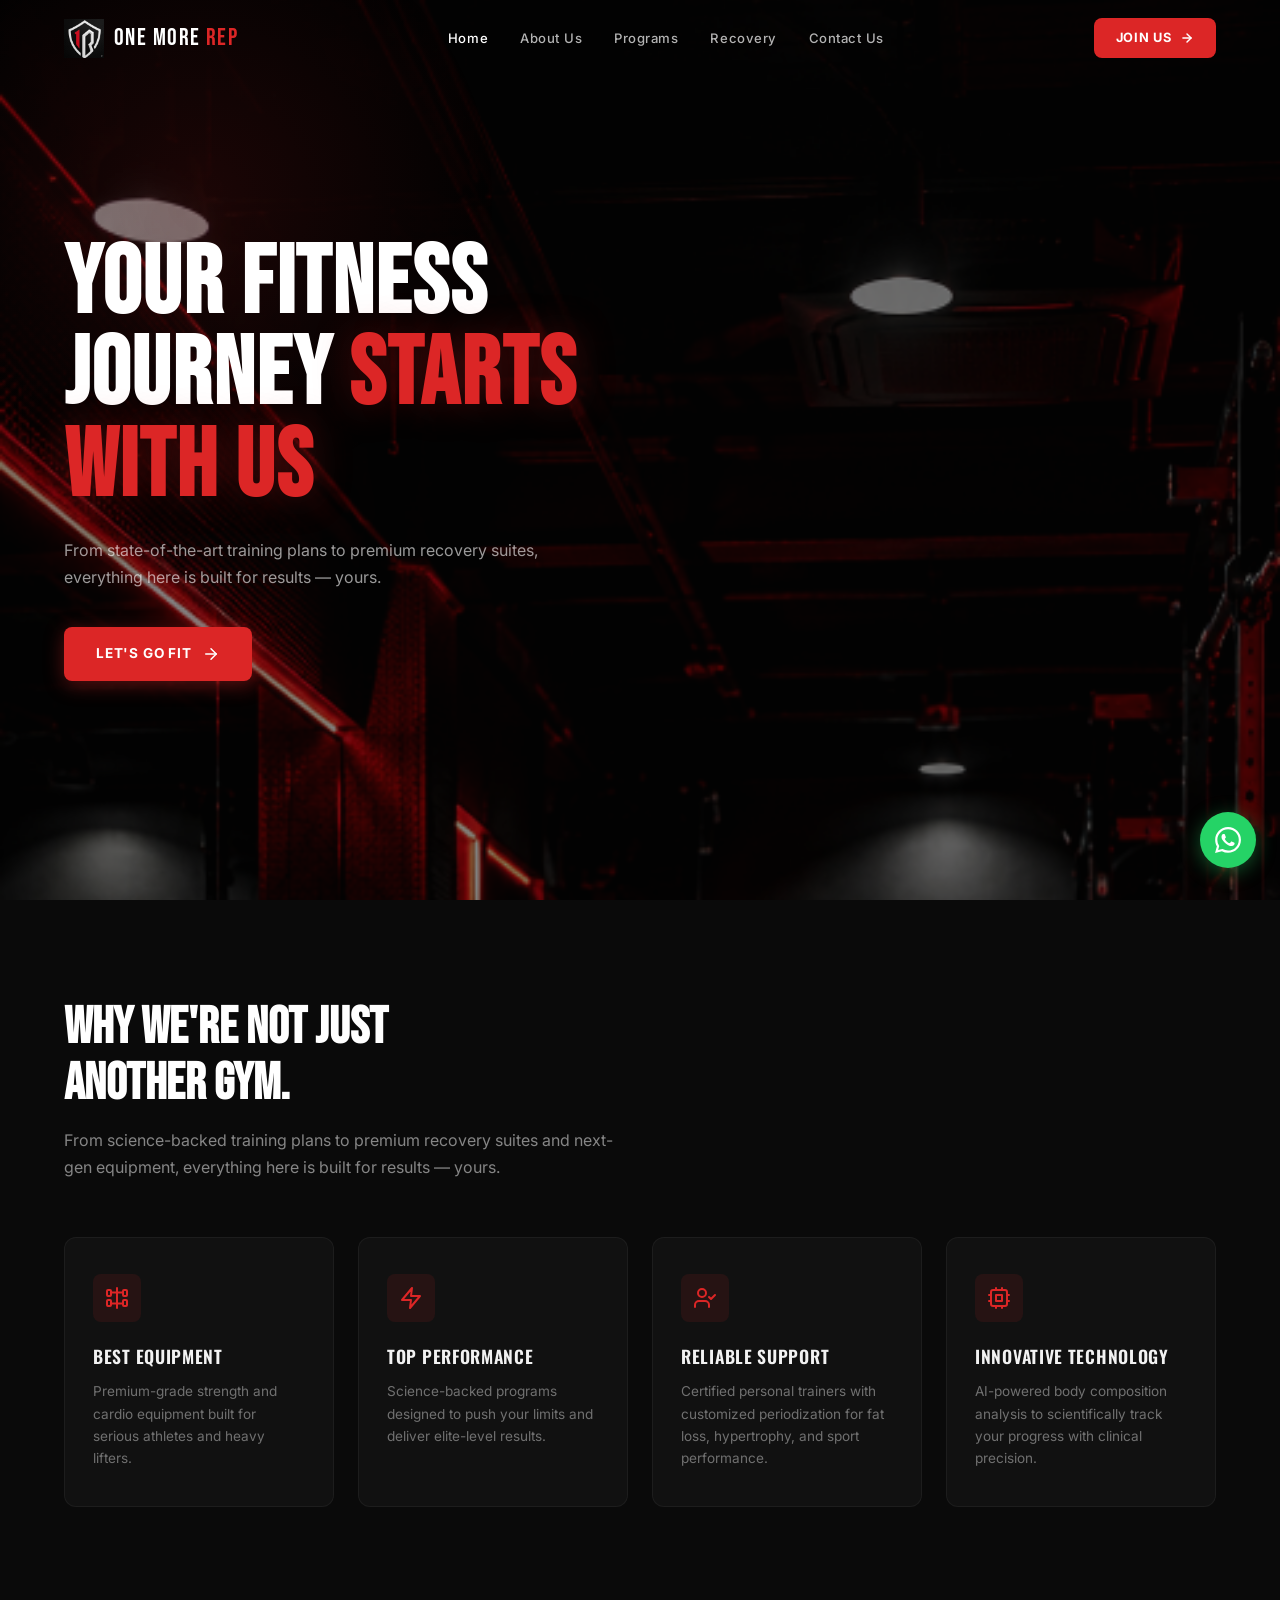
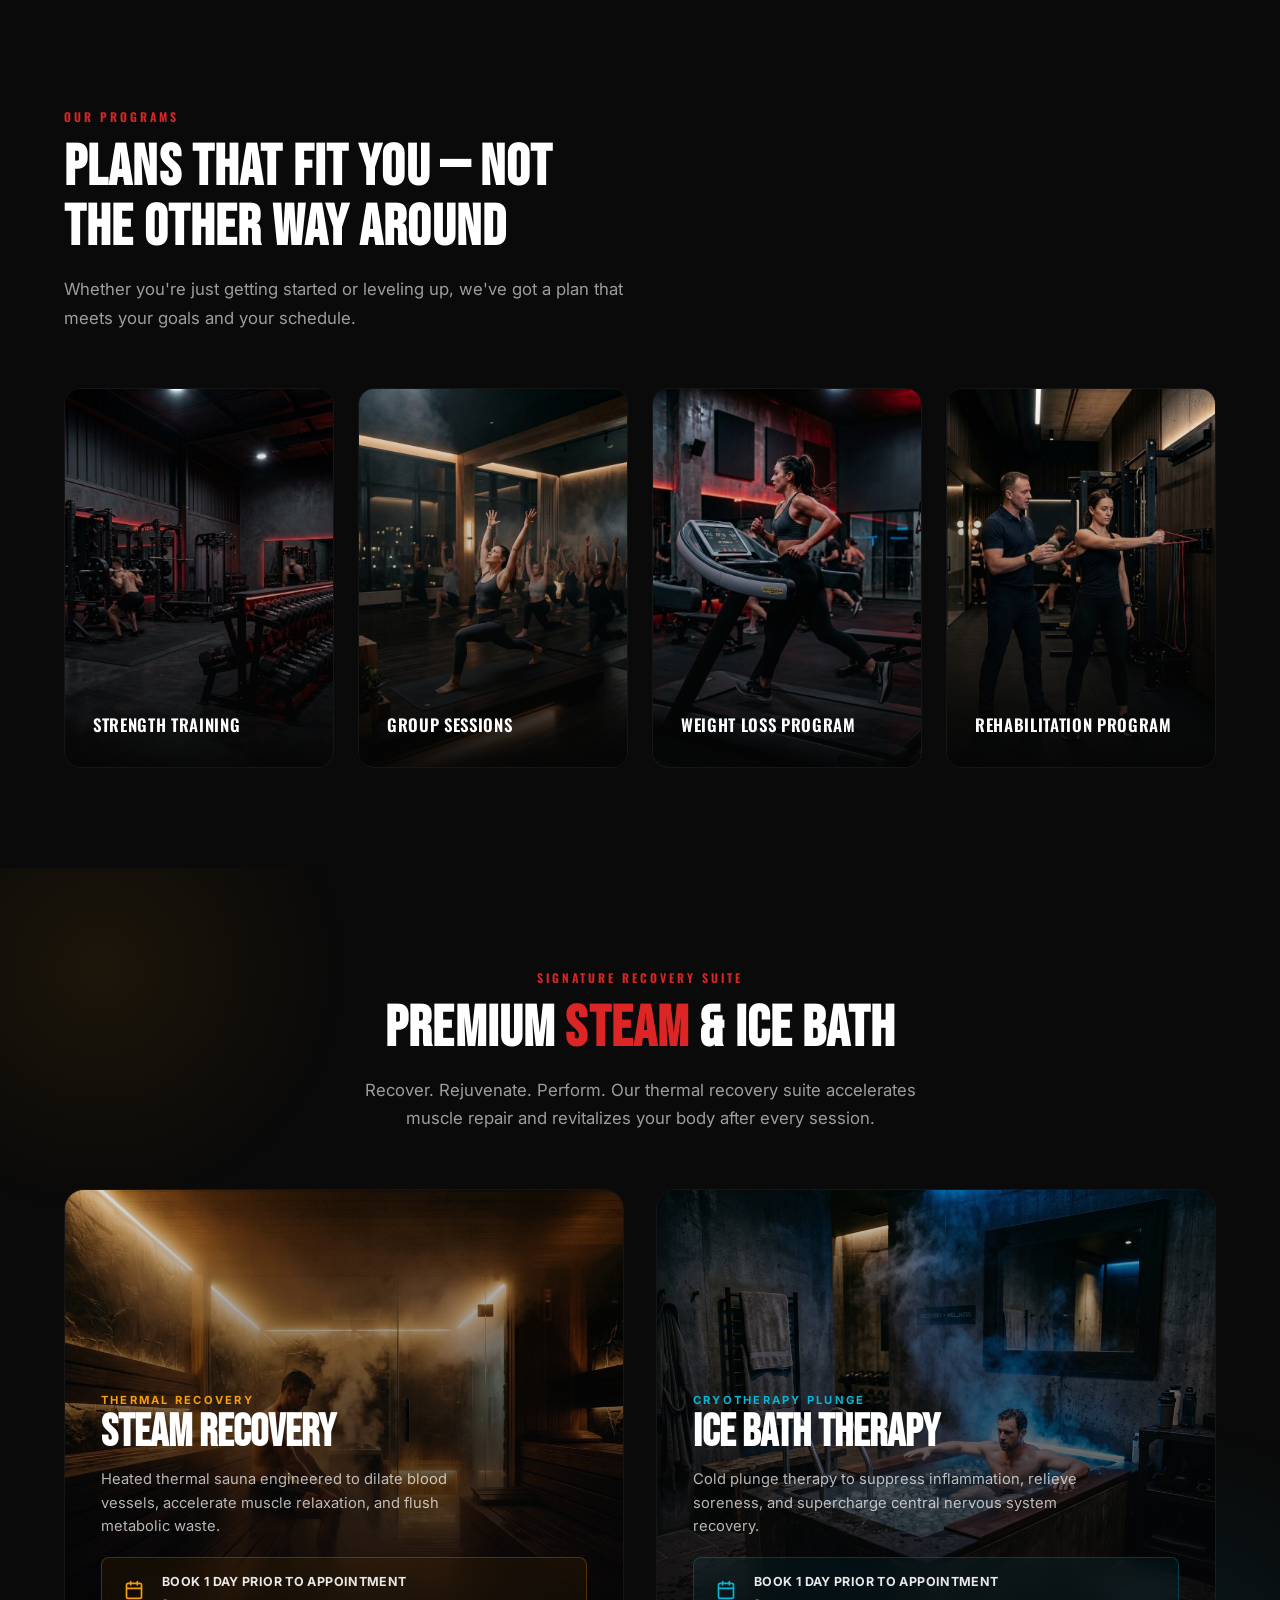
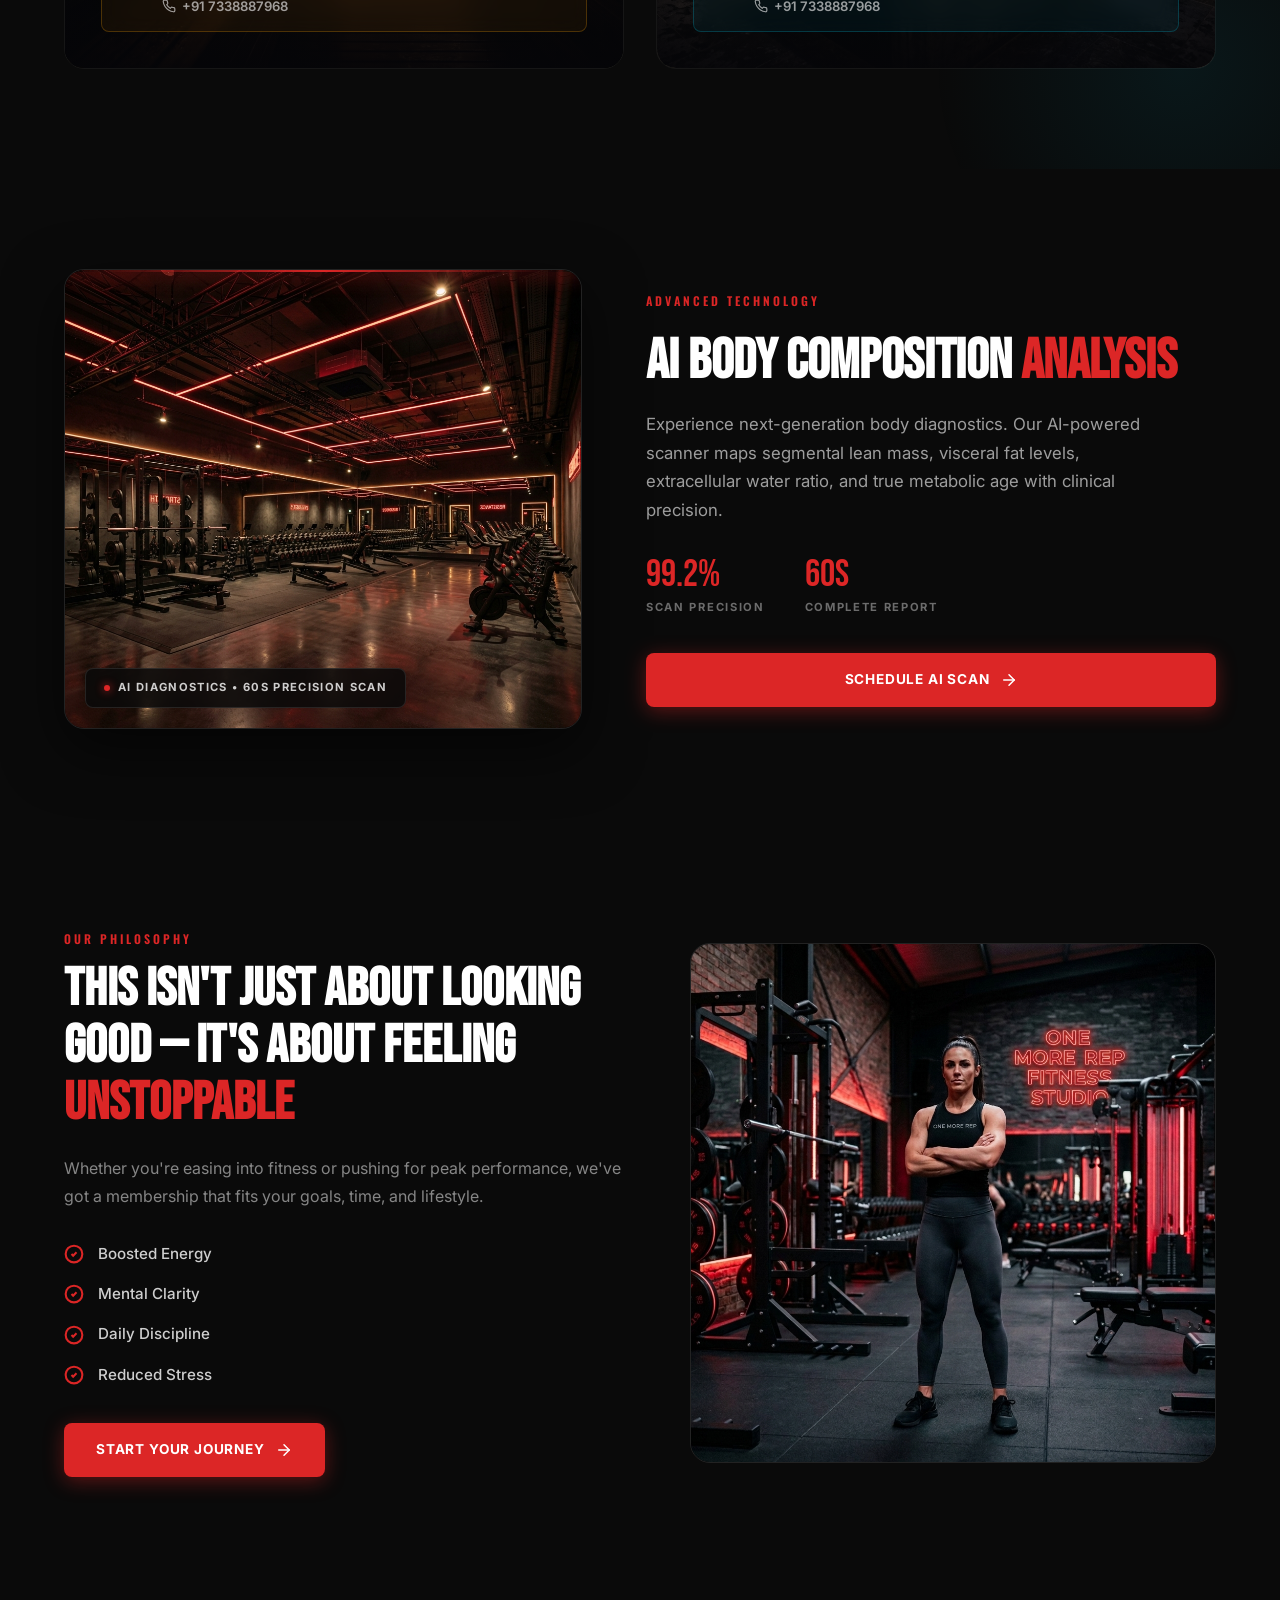
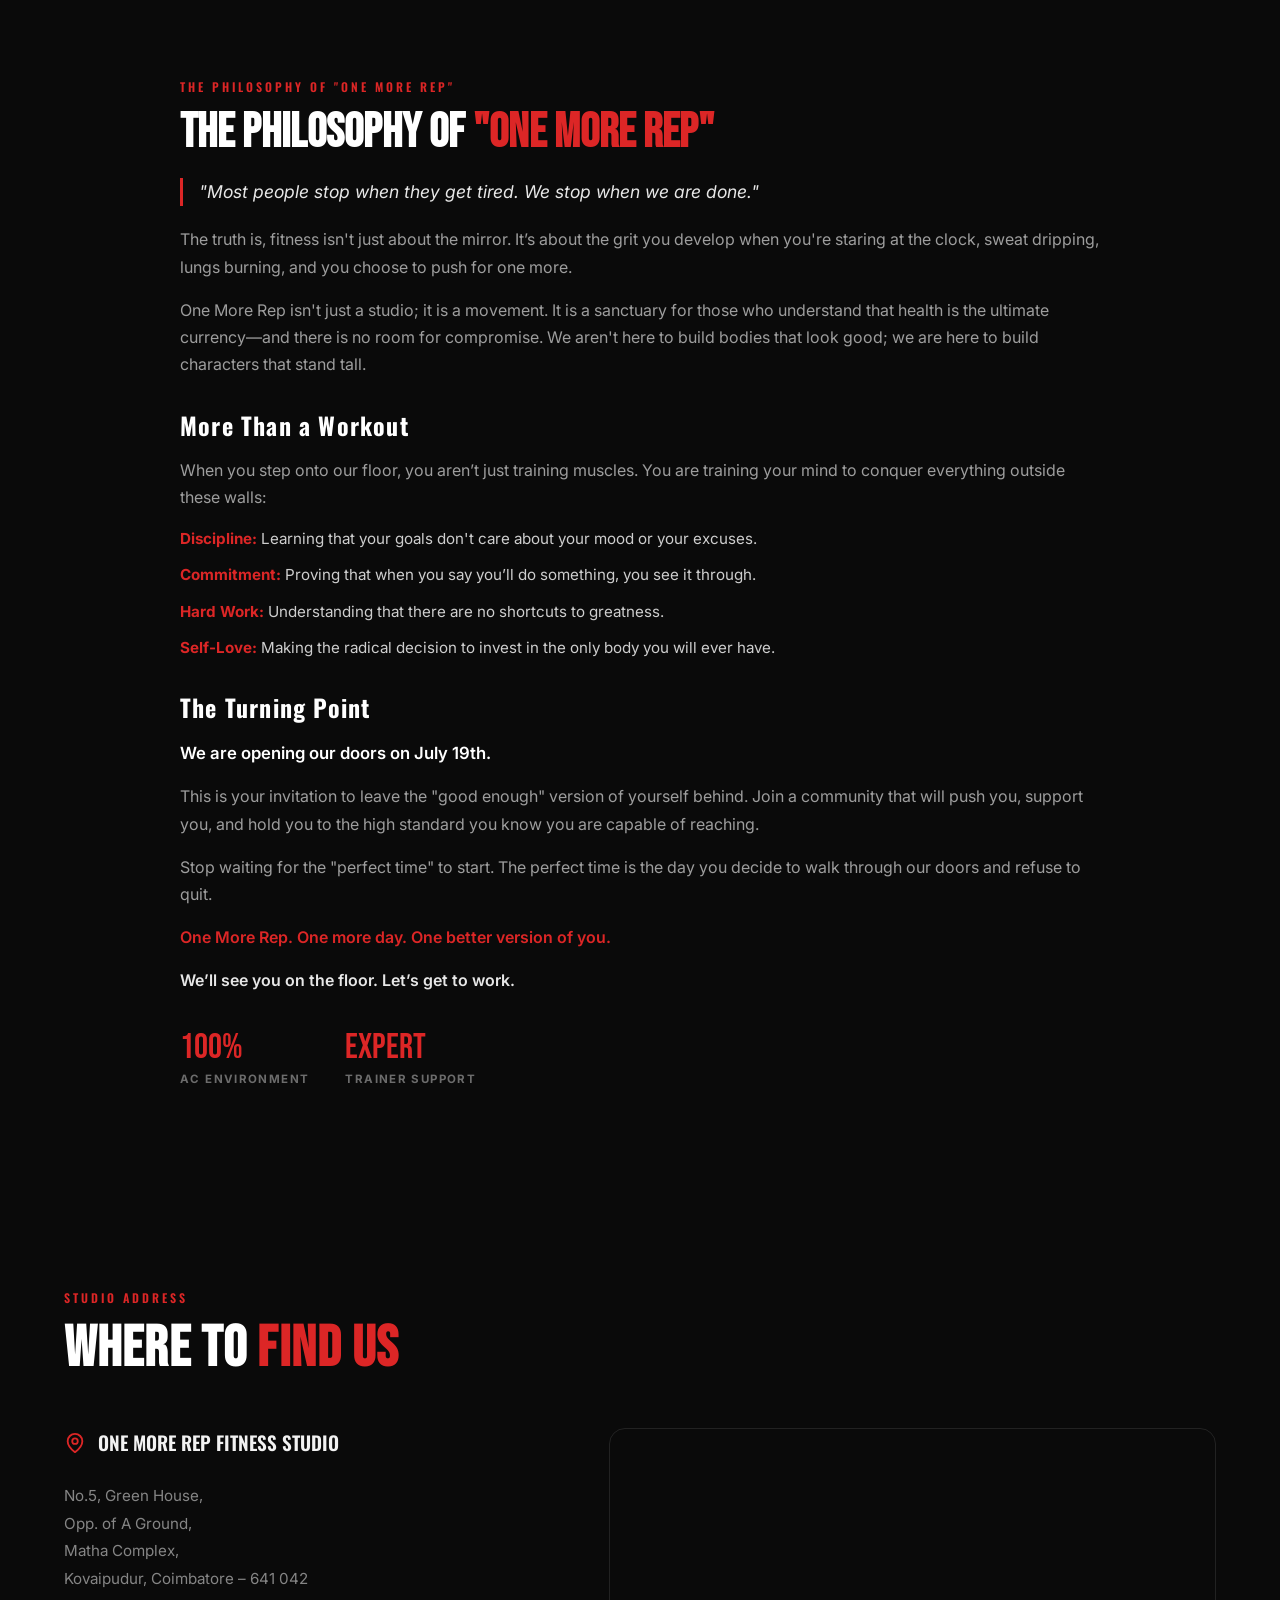
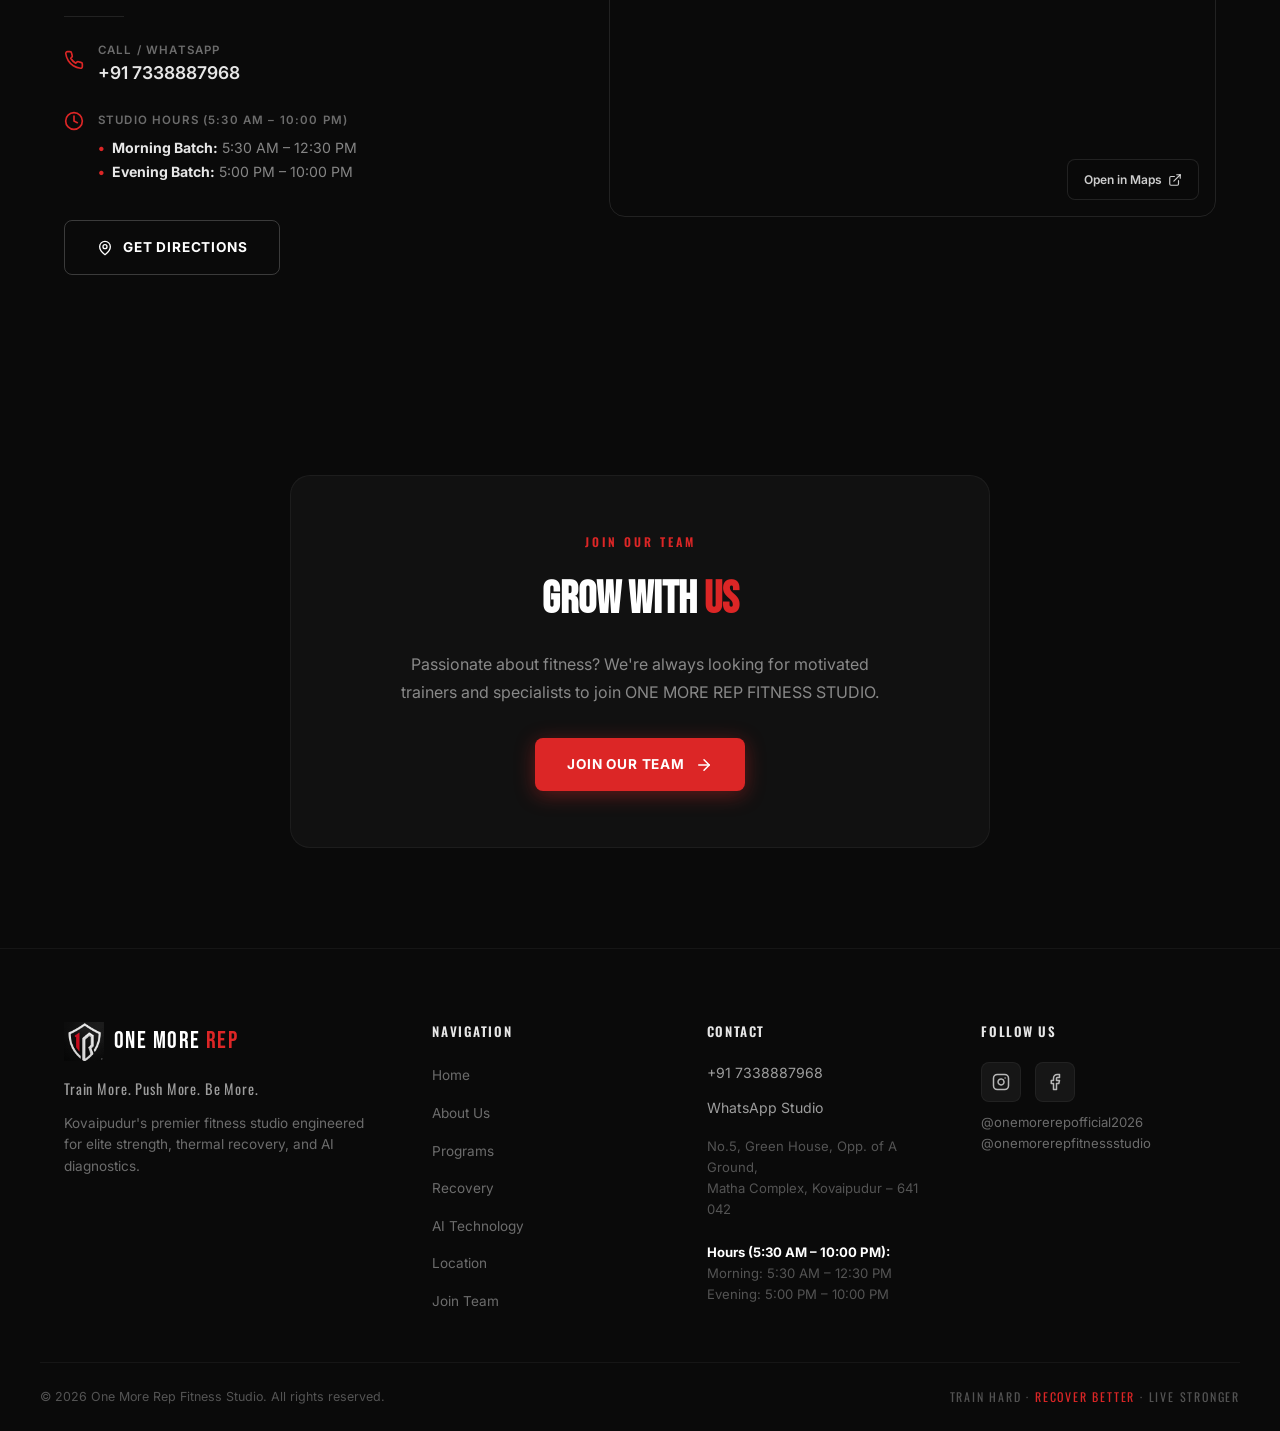
<file: index.html>
<!DOCTYPE html>
<html lang="en">
<head>
  <meta charset="UTF-8" />
  <meta name="viewport" content="width=device-width, initial-scale=1.0" />
  <title>One More Rep Fitness Studio | Premium Gym in Kovaipudur, Coimbatore</title>
  <meta name="description" content="Kovaipudur's premier fitness studio. Strength training, cardio, steam & ice bath recovery, AI diagnostics, and expert coaching. Pre-register today." />
  <meta name="author" content="One More Rep Fitness Studio" />
  <meta property="og:type" content="website" />
  <meta property="og:title" content="One More Rep Fitness Studio | Kovaipudur" />
  <meta property="og:description" content="Train More. Push More. Be More. Join Kovaipudur's most premium fitness studio." />

  <!-- Fonts -->
  <link rel="preconnect" href="https://fonts.googleapis.com" />
  <link rel="preconnect" href="https://fonts.gstatic.com" crossorigin />
  <link href="https://fonts.googleapis.com/css2?family=Bebas+Neue&family=Inter:wght@400;500;600;700;800&family=Oswald:wght@400;500;600;700&display=swap" rel="stylesheet" />

  <!-- Styles -->
  <link rel="stylesheet" href="styles.css" />

  <!-- Favicon -->
  <link rel="icon" type="image/png" href="assets/logo.png" />
</head>
<body>

  <!-- Global Fixed Background Image across entire website (Responsive: Desktop vs Mobile) -->
  <div class="site-fixed-bg" aria-hidden="true">
    <picture>
      <source media="(max-width: 767px)" srcset="assets/hero-mobile.png" />
      <img src="assets/hero-main.png" alt="" />
    </picture>
  </div>

  <!-- ═══════════════ NAVBAR ═══════════════ -->
  <header class="navbar" id="navbar">
    <div class="container navbar-inner">
      <a href="#top" class="logo">
        <img src="assets/logo.png" alt="One More Rep Logo" class="logo-img">
        <span class="logo-text">ONE MORE <span class="red">REP</span></span>
      </a>

      <nav class="nav-links" id="navLinks">
        <a href="#top">Home</a>
        <a href="#about">About Us</a>
        <a href="#programs">Programs</a>
        <a href="#recovery">Recovery</a>
        <a href="#location">Contact Us</a>
      </nav>

      <a href="https://docs.google.com/forms/d/e/1FAIpQLSf6W0aS1mhk2dgp-yCwJksjjo8yz7scC1BigZd6HT0GNSxysg/viewform?usp=publish-editor" target="_blank" rel="noopener" class="nav-cta" id="nav-preregister">
        Join Us
        <svg width="14" height="14" viewBox="0 0 24 24" fill="none" stroke="currentColor" stroke-width="2.5" stroke-linecap="round" stroke-linejoin="round"><path d="M5 12h14"/><path d="m12 5 7 7-7 7"/></svg>
      </a>

      <button class="hamburger" id="hamburger" aria-label="Toggle navigation">
        <span></span><span></span><span></span>
      </button>
    </div>
  </header>


  <!-- ═══════════════ 1. HERO ═══════════════ -->
  <section class="hero" id="top">
    <div class="hero__overlay"></div>
    <div class="hero__glow-clip">
      <div class="hero__glow"></div>
    </div>

    <div class="container hero__container">
      <div class="hero__content" data-animate="fade-up">


        <h1 class="hero__title">
          YOUR FITNESS<br/>
          JOURNEY <span class="text-red">STARTS<br/>WITH US</span>
        </h1>

        <p class="hero__desc">From state-of-the-art training plans to premium recovery suites, everything here is built for results — yours.</p>

        <div class="hero__actions">
          <a href="https://docs.google.com/forms/d/e/1FAIpQLSf6W0aS1mhk2dgp-yCwJksjjo8yz7scC1BigZd6HT0GNSxysg/viewform?usp=publish-editor" target="_blank" rel="noopener" class="btn btn--primary">
            LET'S GO FIT
            <svg width="18" height="18" viewBox="0 0 24 24" fill="none" stroke="currentColor" stroke-width="2" stroke-linecap="round" stroke-linejoin="round"><path d="M5 12h14"/><path d="m12 5 7 7-7 7"/></svg>
          </a>
        </div>
      </div>
    </div>
  </section>


  <!-- ═══════════════ 2. WHY WE'RE NOT JUST ANOTHER GYM ═══════════════ -->
  <section class="why-us" id="why-us">
    <div class="container">
      <div class="why-us__header" data-animate="fade-up">
        <h2 class="why-us__title">Why We're Not Just<br/>Another Gym.</h2>
        <p class="why-us__sub">From science-backed training plans to premium recovery suites and next-gen equipment, everything here is built for results — yours.</p>
      </div>

      <div class="why-us__grid" data-stagger>
        <!-- 1. Best Equipment -->
        <div class="why-card">
          <div class="why-card__icon">
            <svg viewBox="0 0 24 24"><path d="M6.5 6.5h11M6.5 17.5h11"/><rect x="2" y="4" width="4" height="6" rx="1"/><rect x="2" y="14" width="4" height="6" rx="1"/><rect x="18" y="4" width="4" height="6" rx="1"/><rect x="18" y="14" width="4" height="6" rx="1"/><path d="M12 2v20"/></svg>
          </div>
          <h3 class="why-card__title">Best Equipment</h3>
          <p class="why-card__desc">Premium-grade strength and cardio equipment built for serious athletes and heavy lifters.</p>
        </div>

        <!-- 2. Top Performance -->
        <div class="why-card">
          <div class="why-card__icon">
            <svg viewBox="0 0 24 24"><path d="M13 2L3 14h9l-1 8 10-12h-9l1-8z"/></svg>
          </div>
          <h3 class="why-card__title">Top Performance</h3>
          <p class="why-card__desc">Science-backed programs designed to push your limits and deliver elite-level results.</p>
        </div>

        <!-- 3. Reliable Support -->
        <div class="why-card">
          <div class="why-card__icon">
            <svg viewBox="0 0 24 24"><path d="M16 21v-2a4 4 0 0 0-4-4H6a4 4 0 0 0-4 4v2"/><circle cx="9" cy="7" r="4"/><path d="m16 11 2 2 4-4"/></svg>
          </div>
          <h3 class="why-card__title">Reliable Support</h3>
          <p class="why-card__desc">Certified personal trainers with customized periodization for fat loss, hypertrophy, and sport performance.</p>
        </div>

        <!-- 4. Innovative Technology -->
        <div class="why-card">
          <div class="why-card__icon">
            <svg viewBox="0 0 24 24"><rect x="4" y="4" width="16" height="16" rx="2"/><path d="M9 9h6v6H9z"/><path d="M15 2v2M9 2v2M15 20v2M9 20v2M2 15h2M2 9h2M20 15h2M20 9h2"/></svg>
          </div>
          <h3 class="why-card__title">Innovative Technology</h3>
          <p class="why-card__desc">AI-powered body composition analysis to scientifically track your progress with clinical precision.</p>
        </div>
      </div>
    </div>
  </section>


  <!-- ═══════════════ 3. PROGRAMS / FACILITIES ═══════════════ -->
  <section class="programs" id="programs">
    <div class="container">
      <div class="programs__header" data-animate="fade-up">
        <div class="section-label">OUR PROGRAMS</div>
        <h2 class="section-title">Plans That Fit You — Not<br/>the Other Way Around</h2>
        <p class="section-sub">Whether you're just getting started or leveling up, we've got a plan that meets your goals and your schedule.</p>
      </div>

      <div class="programs__grid" data-stagger>
        <!-- Strength Training -->
        <div class="program-card">
          <div class="program-card__img">
            <img src="assets/strength-training.png" alt="Strength Training" />
          </div>
          <div class="program-card__overlay"></div>
          <div class="program-card__content">
            <h3 class="program-card__name">Strength Training</h3>
          </div>
        </div>

        <!-- Yoga / Group Classes -->
        <div class="program-card">
          <div class="program-card__img">
            <img src="assets/yoga-classes.png" alt="Group Sessions" />
          </div>
          <div class="program-card__overlay"></div>
          <div class="program-card__content">
            <h3 class="program-card__name">Group Sessions</h3>
          </div>
        </div>

        <!-- Weight Loss -->
        <div class="program-card">
          <div class="program-card__img">
            <img src="assets/weight-loss.png" alt="Weight Loss Program" />
          </div>
          <div class="program-card__overlay"></div>
          <div class="program-card__content">
            <h3 class="program-card__name">Weight Loss Program</h3>
          </div>
        </div>

        <!-- Rehabilitation -->
        <div class="program-card">
          <div class="program-card__img">
            <img src="assets/rehab-program.png" alt="Rehabilitation Program" />
          </div>
          <div class="program-card__overlay"></div>
          <div class="program-card__content">
            <h3 class="program-card__name">Rehabilitation Program</h3>
          </div>
        </div>
      </div>
    </div>
  </section>


  <!-- ═══════════════ 4. PREMIUM RECOVERY SUITE ═══════════════ -->
  <section class="recovery" id="recovery">
    <div class="recovery__glow recovery__glow--1"></div>
    <div class="recovery__glow recovery__glow--2"></div>

    <div class="container recovery__inner">
      <div class="recovery__header" data-animate="fade-up">
        <div class="section-label">SIGNATURE RECOVERY SUITE</div>
        <h2 class="section-title">Premium <span class="hl">Steam</span> & Ice Bath</h2>
        <p class="section-sub text-center" style="margin: 0 auto;">Recover. Rejuvenate. Perform. Our thermal recovery suite accelerates muscle repair and revitalizes your body after every session.</p>
      </div>

      <div class="recovery__grid" data-stagger>
        <!-- Steam -->
        <div class="recovery-card recovery-card--steam">
          <div class="recovery-card__img">
            <img src="assets/steam-room.png" alt="Steam Recovery Suite" />
          </div>
          <div class="recovery-card__overlay"></div>
          <div class="recovery-card__content">
            <span class="recovery-card__tag">THERMAL RECOVERY</span>
            <h3 class="recovery-card__name">Steam Recovery</h3>
            <p class="recovery-card__desc">Heated thermal sauna engineered to dilate blood vessels, accelerate muscle relaxation, and flush metabolic waste.</p>
            <div class="recovery-card__booking">
              <div class="recovery-card__booking-icon">
                <svg viewBox="0 0 24 24" fill="none" stroke="currentColor" stroke-width="2" stroke-linecap="round" stroke-linejoin="round"><rect x="3" y="4" width="18" height="18" rx="2" ry="2"/><line x1="16" y1="2" x2="16" y2="6"/><line x1="8" y1="2" x2="8" y2="6"/><line x1="3" y1="10" x2="21" y2="10"/></svg>
              </div>
              <div class="recovery-card__booking-info">
                <span class="recovery-card__booking-label">Book 1 Day Prior to Appointment</span>
                <a href="tel:+917338887968" class="recovery-card__booking-phone">
                  <svg viewBox="0 0 24 24" fill="none" stroke="currentColor" stroke-width="2" stroke-linecap="round" stroke-linejoin="round" width="14" height="14"><path d="M22 16.92v3a2 2 0 0 1-2.18 2 19.79 19.79 0 0 1-8.63-3.07 19.5 19.5 0 0 1-6-6 19.79 19.79 0 0 1-3.07-8.67A2 2 0 0 1 4.11 2h3a2 2 0 0 1 2 1.72c.127.96.361 1.903.7 2.81a2 2 0 0 1-.45 2.11L8.09 9.91a16 16 0 0 0 6 6l1.27-1.27a2 2 0 0 1 2.11-.45c.907.339 1.85.573 2.81.7A2 2 0 0 1 22 16.92z"/></svg>
                  +91 7338887968
                </a>
              </div>
            </div>
          </div>
        </div>

        <!-- Ice Bath -->
        <div class="recovery-card recovery-card--ice">
          <div class="recovery-card__img">
            <img src="assets/ice-bath.png" alt="Ice Bath Therapy" />
          </div>
          <div class="recovery-card__overlay"></div>
          <div class="recovery-card__content">
            <span class="recovery-card__tag">CRYOTHERAPY PLUNGE</span>
            <h3 class="recovery-card__name">Ice Bath Therapy</h3>
            <p class="recovery-card__desc">Cold plunge therapy to suppress inflammation, relieve soreness, and supercharge central nervous system recovery.</p>
            <div class="recovery-card__booking">
              <div class="recovery-card__booking-icon">
                <svg viewBox="0 0 24 24" fill="none" stroke="currentColor" stroke-width="2" stroke-linecap="round" stroke-linejoin="round"><rect x="3" y="4" width="18" height="18" rx="2" ry="2"/><line x1="16" y1="2" x2="16" y2="6"/><line x1="8" y1="2" x2="8" y2="6"/><line x1="3" y1="10" x2="21" y2="10"/></svg>
              </div>
              <div class="recovery-card__booking-info">
                <span class="recovery-card__booking-label">Book 1 Day Prior to Appointment</span>
                <a href="tel:+917338887968" class="recovery-card__booking-phone">
                  <svg viewBox="0 0 24 24" fill="none" stroke="currentColor" stroke-width="2" stroke-linecap="round" stroke-linejoin="round" width="14" height="14"><path d="M22 16.92v3a2 2 0 0 1-2.18 2 19.79 19.79 0 0 1-8.63-3.07 19.5 19.5 0 0 1-6-6 19.79 19.79 0 0 1-3.07-8.67A2 2 0 0 1 4.11 2h3a2 2 0 0 1 2 1.72c.127.96.361 1.903.7 2.81a2 2 0 0 1-.45 2.11L8.09 9.91a16 16 0 0 0 6 6l1.27-1.27a2 2 0 0 1 2.11-.45c.907.339 1.85.573 2.81.7A2 2 0 0 1 22 16.92z"/></svg>
                  +91 7338887968
                </a>
              </div>
            </div>
          </div>
        </div>
      </div>
    </div>
  </section>


  <!-- ═══════════════ 5. AI BODY COMPOSITION ═══════════════ -->
  <section class="ai-section" id="ai-technology">
    <div class="container">
      <div class="ai-section__grid" data-animate="fade-up">
        <!-- Visual -->
        <div class="ai-section__visual">
          <img src="assets/hero-bg.png" alt="AI Body Composition Scanner" />
          <div class="ai-section__scanner"></div>
          <div class="ai-section__badge">
            <span class="ai-badge-dot"></span>
            AI DIAGNOSTICS &bull; 60S PRECISION SCAN
          </div>
        </div>

        <!-- Content -->
        <div class="ai-section__content">
          <div class="section-label">ADVANCED TECHNOLOGY</div>
          <h2 class="ai-section__title">AI Body Composition <span class="hl">Analysis</span></h2>
          <p class="ai-section__desc">Experience next-generation body diagnostics. Our AI-powered scanner maps segmental lean mass, visceral fat levels, extracellular water ratio, and true metabolic age with clinical precision.</p>

          <div class="ai-section__metrics">
            <div class="ai-metric">
              <span class="ai-metric__num">99.2%</span>
              <span class="ai-metric__label">Scan Precision</span>
            </div>
            <div class="ai-metric">
              <span class="ai-metric__num">60s</span>
              <span class="ai-metric__label">Complete Report</span>
            </div>
          </div>

          <a href="https://docs.google.com/forms/d/e/1FAIpQLSf6W0aS1mhk2dgp-yCwJksjjo8yz7scC1BigZd6HT0GNSxysg/viewform?usp=publish-editor" target="_blank" rel="noopener" class="btn btn--primary">
            Schedule AI Scan
            <svg width="18" height="18" viewBox="0 0 24 24" fill="none" stroke="currentColor" stroke-width="2" stroke-linecap="round" stroke-linejoin="round"><path d="M5 12h14"/><path d="m12 5 7 7-7 7"/></svg>
          </a>
        </div>
      </div>
    </div>
  </section>


  <!-- ═══════════════ 6. MOTIVATIONAL SECTION ═══════════════ -->
  <section class="motivation" id="motivation">
    <div class="container">
      <div class="motivation__grid">
        <!-- Content Side -->
        <div class="motivation__content" data-animate="fade-up">
          <div class="section-label">OUR PHILOSOPHY</div>
          <h2 class="motivation__title">This Isn't Just About Looking Good — It's About Feeling <span class="text-red">Unstoppable</span></h2>
          <p class="motivation__desc">Whether you're easing into fitness or pushing for peak performance, we've got a membership that fits your goals, time, and lifestyle.</p>

          <div class="motivation__list">
            <div class="motivation__item">
              <div class="motivation__item-icon">
                <svg viewBox="0 0 24 24"><path d="m9 12 2 2 4-4"/><circle cx="12" cy="12" r="10"/></svg>
              </div>
              Boosted Energy
            </div>
            <div class="motivation__item">
              <div class="motivation__item-icon">
                <svg viewBox="0 0 24 24"><path d="m9 12 2 2 4-4"/><circle cx="12" cy="12" r="10"/></svg>
              </div>
              Mental Clarity
            </div>
            <div class="motivation__item">
              <div class="motivation__item-icon">
                <svg viewBox="0 0 24 24"><path d="m9 12 2 2 4-4"/><circle cx="12" cy="12" r="10"/></svg>
              </div>
              Daily Discipline
            </div>
            <div class="motivation__item">
              <div class="motivation__item-icon">
                <svg viewBox="0 0 24 24"><path d="m9 12 2 2 4-4"/><circle cx="12" cy="12" r="10"/></svg>
              </div>
              Reduced Stress
            </div>
          </div>

          <a href="https://docs.google.com/forms/d/e/1FAIpQLSf6W0aS1mhk2dgp-yCwJksjjo8yz7scC1BigZd6HT0GNSxysg/viewform?usp=publish-editor" target="_blank" rel="noopener" class="btn btn--primary">
            Start Your Journey
            <svg width="18" height="18" viewBox="0 0 24 24" fill="none" stroke="currentColor" stroke-width="2" stroke-linecap="round" stroke-linejoin="round"><path d="M5 12h14"/><path d="m12 5 7 7-7 7"/></svg>
          </a>
        </div>

        <!-- Image Side -->
        <div class="motivation__visual" data-animate="fade-up">
          <img src="assets/about-section.png" alt="Confident Athlete at ONE MORE REP" />
        </div>
      </div>
    </div>
  </section>


  <!-- ═══════════════ 7. ABOUT ═══════════════ -->
  <section class="about" id="about">
    <div class="container">
      <div class="about__grid">
        <div class="about__content" data-animate="fade-up">
          <div class="section-label">THE PHILOSOPHY OF "ONE MORE REP"</div>
          <h2 class="about__title">The Philosophy of <span class="hl">"One More Rep"</span></h2>
          <blockquote class="about__quote" style="border-left: 3px solid var(--red); padding-left: 16px; margin: 16px 0 20px; font-style: italic; color: var(--white-90); font-size: 1.1rem;">
            "Most people stop when they get tired. We stop when we are done."
          </blockquote>
          <p class="about__desc">The truth is, fitness isn't just about the mirror. It’s about the grit you develop when you're staring at the clock, sweat dripping, lungs burning, and you choose to push for one more.</p>
          <p class="about__desc">One More Rep isn't just a studio; it is a movement. It is a sanctuary for those who understand that health is the ultimate currency—and there is no room for compromise. We aren't here to build bodies that look good; we are here to build characters that stand tall.</p>

          <h3 style="font-family: var(--font-accent); font-size: 1.5rem; color: var(--white); margin: 28px 0 12px; letter-spacing: 0.05em;">More Than a Workout</h3>
          <p class="about__desc">When you step onto our floor, you aren’t just training muscles. You are training your mind to conquer everything outside these walls:</p>
          <ul class="about__list" style="list-style: none; padding: 0; margin: 16px 0 24px; display: flex; flex-direction: column; gap: 12px; color: var(--white-80); font-size: 0.95rem; line-height: 1.6;">
            <li><strong style="color: var(--red);">Discipline:</strong> Learning that your goals don't care about your mood or your excuses.</li>
            <li><strong style="color: var(--red);">Commitment:</strong> Proving that when you say you’ll do something, you see it through.</li>
            <li><strong style="color: var(--red);">Hard Work:</strong> Understanding that there are no shortcuts to greatness.</li>
            <li><strong style="color: var(--red);">Self-Love:</strong> Making the radical decision to invest in the only body you will ever have.</li>
          </ul>

          <h3 style="font-family: var(--font-accent); font-size: 1.5rem; color: var(--white); margin: 28px 0 12px; letter-spacing: 0.05em;">The Turning Point</h3>
          <p class="about__desc" style="font-weight: 600; color: var(--white); font-size: 1.05rem;">We are opening our doors on July 19th.</p>
          <p class="about__desc">This is your invitation to leave the "good enough" version of yourself behind. Join a community that will push you, support you, and hold you to the high standard you know you are capable of reaching.</p>
          <p class="about__desc">Stop waiting for the "perfect time" to start. The perfect time is the day you decide to walk through our doors and refuse to quit.</p>
          <p class="about__desc" style="font-weight: 600; color: var(--red); margin-top: 16px;">One More Rep. One more day. One better version of you.</p>
          <p class="about__desc" style="font-weight: 600; color: var(--white-90);">We’ll see you on the floor. Let’s get to work.</p>

          <div class="about__highlights" style="margin-top: 36px;">
            <div class="about__stat">
              <span class="about__stat-num">100%</span>
              <span class="about__stat-label">AC Environment</span>
            </div>
            <div class="about__stat">
              <span class="about__stat-num">EXPERT</span>
              <span class="about__stat-label">Trainer Support</span>
            </div>
          </div>
        </div>
      </div>
    </div>
  </section>


  <!-- ═══════════════ 8. LOCATION ═══════════════ -->
  <section class="location" id="location">
    <div class="container">
      <div class="location__header" data-animate="fade-up">
        <div class="section-label">STUDIO ADDRESS</div>
        <h2 class="section-title">Where To <span class="hl">Find Us</span></h2>
      </div>

      <div class="location__grid">
        <div class="location__info" data-animate="fade-up">
          <div class="location__name">
            <svg viewBox="0 0 24 24" stroke-linecap="round" stroke-linejoin="round"><path d="M20 10c0 6-8 12-8 12s-8-6-8-12a8 8 0 0 1 16 0Z"/><circle cx="12" cy="10" r="3"/></svg>
            ONE MORE REP FITNESS STUDIO
          </div>

          <div class="location__address">
            No.5, Green House,<br/>
            Opp. of A Ground,<br/>
            Matha Complex,<br/>
            Kovaipudur, Coimbatore – 641 042
          </div>

          <div class="location__divider"></div>

          <div class="location__contact">
            <div class="location__contact-icon">
              <svg viewBox="0 0 24 24" stroke-linecap="round" stroke-linejoin="round"><path d="M22 16.92v3a2 2 0 0 1-2.18 2 19.79 19.79 0 0 1-8.63-3.07 19.5 19.5 0 0 1-6-6 19.79 19.79 0 0 1-3.07-8.67A2 2 0 0 1 4.11 2h3a2 2 0 0 1 2 1.72c.127.96.361 1.903.7 2.81a2 2 0 0 1-.45 2.11L8.09 9.91a16 16 0 0 0 6 6l1.27-1.27a2 2 0 0 1 2.11-.45c.907.339 1.85.573 2.81.7A2 2 0 0 1 22 16.92z"/></svg>
            </div>
            <div>
              <div class="location__contact-label">Call / WhatsApp</div>
              <a href="tel:+917338887968" class="location__contact-value">+91 7338887968</a>
            </div>
          </div>

          <div class="location__hours">
            <div class="location__contact-icon">
              <svg viewBox="0 0 24 24" fill="none" stroke="currentColor" stroke-width="2" stroke-linecap="round" stroke-linejoin="round"><circle cx="12" cy="12" r="10"/><polyline points="12 6 12 12 16 14"/></svg>
            </div>
            <div>
              <div class="location__contact-label">Studio Hours (5:30 AM – 10:00 PM)</div>
              <ul class="location__batch-list">
                <li><strong>Morning Batch:</strong> 5:30 AM – 12:30 PM</li>
                <li><strong>Evening Batch:</strong> 5:00 PM – 10:00 PM</li>
              </ul>
            </div>
          </div>

          <a href="https://www.google.com/maps?cid=3095383306853649920&hl=en-US" target="_blank" rel="noopener" class="btn btn--outline" id="location-directions" style="margin-top: 12px; width: fit-content;">
            <svg width="16" height="16" viewBox="0 0 24 24" fill="none" stroke="currentColor" stroke-width="2" stroke-linecap="round" stroke-linejoin="round"><path d="M20 10c0 6-8 12-8 12s-8-6-8-12a8 8 0 0 1 16 0Z"/><circle cx="12" cy="10" r="3"/></svg>
            GET DIRECTIONS
          </a>
        </div>

        <div class="location__map-wrap" data-animate="fade-up">
          <a href="https://www.google.com/maps?cid=3095383306853649920&hl=en-US" target="_blank" rel="noopener" class="location__map-link">
            Open in Maps
            <svg viewBox="0 0 24 24" stroke-linecap="round" stroke-linejoin="round"><path d="M18 13v6a2 2 0 0 1-2 2H5a2 2 0 0 1-2-2V8a2 2 0 0 1 2-2h6"/><polyline points="15 3 21 3 21 9"/><line x1="10" y1="14" x2="21" y2="3"/></svg>
          </a>
          <iframe
            title="One More Rep Fitness Studio location"
            src="https://maps.google.com/maps?q=One+More+Rep+Fitness+Studio,+No.5,+Green+House,+Matha+Complex,+Kovaipudur,+Coimbatore+–+641042&t=&z=16&ie=UTF8&iwloc=&output=embed"
            loading="lazy"
            allowfullscreen></iframe>
        </div>
      </div>
    </div>
  </section>


  <!-- ═══════════════ 9. JOIN TEAM ═══════════════ -->
  <section class="hiring" id="hiring">
    <div class="container">
      <div class="hiring__card" data-animate="fade-up">
        <div class="section-label">JOIN OUR TEAM</div>
        <h2 class="hiring__title">Grow With <span class="hl">Us</span></h2>
        <p class="hiring__desc">Passionate about fitness? We're always looking for motivated trainers and specialists to join ONE MORE REP FITNESS STUDIO.</p>
        <a href="https://docs.google.com/forms/d/e/1FAIpQLScGwknMedAKkPSsX9ZAd7gar5pyupYWwEGw76EIlY5QCrl15Q/viewform?usp=dialog" target="_blank" rel="noopener" class="btn btn--primary" id="hiring-cta-apply">
          JOIN OUR TEAM
          <svg width="18" height="18" viewBox="0 0 24 24" fill="none" stroke="currentColor" stroke-width="2" stroke-linecap="round" stroke-linejoin="round"><path d="M5 12h14"/><path d="m12 5 7 7-7 7"/></svg>
        </a>
      </div>
    </div>
  </section>


  <!-- ═══════════════ 10. FOOTER ═══════════════ -->
  <footer class="footer" id="footer">
    <div class="container footer__main">
      <div class="footer__brand">
        <div class="logo">
          <img src="assets/logo.png" alt="One More Rep Logo" class="logo-img">
          <span class="logo-text">ONE MORE <span class="red">REP</span></span>
        </div>
        <p class="footer__tagline">Train More. Push More. Be More.</p>
        <p class="footer__brand-desc">Kovaipudur's premier fitness studio engineered for elite strength, thermal recovery, and AI diagnostics.</p>
      </div>

      <div class="footer__col">
        <div class="footer__col-title">Navigation</div>
        <ul class="footer__links">
          <li><a href="#top">Home</a></li>
          <li><a href="#about">About Us</a></li>
          <li><a href="#programs">Programs</a></li>
          <li><a href="#recovery">Recovery</a></li>
          <li><a href="#ai-technology">AI Technology</a></li>
          <li><a href="#location">Location</a></li>
          <li><a href="#hiring">Join Team</a></li>
        </ul>
      </div>

      <div class="footer__col">
        <div class="footer__col-title">Contact</div>
        <div class="footer__contact">
          <a href="tel:+917338887968">+91 7338887968</a>
          <a href="https://wa.me/917338887968?text=I%20want%20to%20pre-register" target="_blank" rel="noopener">WhatsApp Studio</a>
          <p class="footer__address">No.5, Green House, Opp. of A Ground,<br/>Matha Complex, Kovaipudur – 641 042</p>
          <p class="footer__address" style="margin-top: 10px;">
            <strong style="color: var(--white);">Hours (5:30 AM – 10:00 PM):</strong><br/>
            Morning: 5:30 AM – 12:30 PM<br/>
            Evening: 5:00 PM – 10:00 PM
          </p>
        </div>
      </div>

      <div class="footer__col">
        <div class="footer__col-title">Follow Us</div>
        <div class="footer__socials">
          <a href="https://www.instagram.com/onemorerepofficial2026" target="_blank" rel="noopener" aria-label="Instagram" class="footer__social-icon">
            <svg viewBox="0 0 24 24"><rect x="2" y="2" width="20" height="20" rx="5" ry="5"/><path d="M16 11.37A4 4 0 1 1 12.63 8 4 4 0 0 1 16 11.37z"/><line x1="17.5" x2="17.51" y1="6.5" y2="6.5"/></svg>
          </a>
          <a href="https://www.facebook.com/onemorerepfitnessstudio" target="_blank" rel="noopener" aria-label="Facebook" class="footer__social-icon">
            <svg viewBox="0 0 24 24"><path d="M18 2h-3a5 5 0 0 0-5 5v3H7v4h3v8h4v-8h3l1-4h-4V7a1 1 0 0 1 1-1h3z"/></svg>
          </a>
        </div>
        <p class="footer__handle" style="margin-top: 10px;">
          <span>@onemorerepofficial2026</span><br/>
          <span>@onemorerepfitnessstudio</span>
        </p>
      </div>
    </div>

    <div class="container footer__bottom">
      <div class="footer__copyright">© 2026 One More Rep Fitness Studio. All rights reserved.</div>
      <div class="footer__motto">TRAIN HARD · <span class="red">RECOVER BETTER</span> · LIVE STRONGER</div>
    </div>
  </footer>


  <!-- ═══════════════ FLOATING BUTTONS ═══════════════ -->
  <button class="back-to-top" id="backToTop" aria-label="Back to top">
    <svg viewBox="0 0 24 24" stroke-linecap="round" stroke-linejoin="round"><path d="m18 15-6-6-6 6"/></svg>
  </button>

  <a href="https://wa.me/917338887968?text=Hi%2C%20I%20want%20to%20know%20more%20about%20ONE%20MORE%20REP%20Fitness%20Studio." target="_blank" rel="noopener" class="wa-float" aria-label="Chat on WhatsApp" id="whatsapp-float">
    <svg viewBox="0 0 24 24" fill="currentColor"><path d="M17.472 14.382c-.297-.149-1.758-.867-2.03-.967-.273-.099-.471-.148-.67.15-.197.297-.767.966-.94 1.164-.173.199-.347.223-.644.075-.297-.15-1.255-.463-2.39-1.475-.883-.788-1.48-1.761-1.653-2.059-.173-.297-.018-.458.13-.606.134-.133.298-.347.446-.52.149-.174.198-.298.298-.497.099-.198.05-.371-.025-.52-.075-.149-.669-1.612-.916-2.207-.242-.579-.487-.5-.669-.51-.173-.008-.371-.01-.57-.01-.198 0-.52.074-.792.372-.272.297-1.04 1.016-1.04 2.479 0 1.462 1.065 2.875 1.213 3.074.149.198 2.096 3.2 5.077 4.487.709.306 1.262.489 1.694.625.712.227 1.36.195 1.871.118.571-.085 1.758-.719 2.006-1.413.248-.694.248-1.289.173-1.413-.074-.124-.272-.198-.57-.347m-5.421 7.403h-.004a9.87 9.87 0 01-5.031-1.378l-.361-.214-3.741.982.998-3.648-.235-.374a9.86 9.86 0 01-1.51-5.26c.001-5.45 4.436-9.884 9.888-9.884 2.64 0 5.122 1.03 6.988 2.898a9.825 9.825 0 012.893 6.994c-.003 5.45-4.437 9.884-9.885 9.884m8.413-18.297A11.815 11.815 0 0012.05 0C5.495 0 .16 5.335.157 11.892c0 2.096.547 4.142 1.588 5.945L.057 24l6.305-1.654a11.882 11.882 0 005.683 1.448h.005c6.554 0 11.89-5.335 11.893-11.893a11.821 11.821 0 00-3.48-8.413Z"/></svg>
  </a>


  <!-- ═══════════════ JAVASCRIPT ═══════════════ -->
  <script>
  (function() {
    'use strict';

    // ── Mobile Menu ──
    const hamburger = document.getElementById('hamburger');
    const navLinks  = document.getElementById('navLinks');

    hamburger.addEventListener('click', () => {
      hamburger.classList.toggle('active');
      navLinks.classList.toggle('active');
      document.body.style.overflow = navLinks.classList.contains('active') ? 'hidden' : '';
    });

    navLinks.querySelectorAll('a').forEach(link => {
      link.addEventListener('click', () => {
        hamburger.classList.remove('active');
        navLinks.classList.remove('active');
        document.body.style.overflow = '';
      });
    });

    // ── Navbar Scroll ──
    const navbar = document.getElementById('navbar');
    const onScroll = () => {
      navbar.classList.toggle('scrolled', window.scrollY > 40);
    };
    window.addEventListener('scroll', onScroll, { passive: true });
    onScroll();

    // ── Back to Top ──
    const backToTop = document.getElementById('backToTop');
    window.addEventListener('scroll', () => {
      backToTop.classList.toggle('visible', window.scrollY > 700);
    }, { passive: true });

    backToTop.addEventListener('click', () => {
      window.scrollTo({ top: 0, behavior: 'smooth' });
    });

    // ── Smooth Scroll for Anchors ──
    document.querySelectorAll('a[href^="#"]').forEach(a => {
      a.addEventListener('click', (e) => {
        const id = a.getAttribute('href');
        if (id === '#' || id === '#top') {
          e.preventDefault();
          window.scrollTo({ top: 0, behavior: 'smooth' });
          return;
        }
        const target = document.querySelector(id);
        if (target) {
          e.preventDefault();
          const top = target.getBoundingClientRect().top + window.scrollY - 80;
          window.scrollTo({ top, behavior: 'smooth' });
        }
      });
    });

    // ── Scroll-Triggered Animations ──
    const animElements = document.querySelectorAll('[data-animate], [data-stagger]');

    const observerOpts = {
      threshold: 0.12,
      rootMargin: '0px 0px -60px 0px'
    };

    const animObserver = new IntersectionObserver((entries) => {
      entries.forEach(entry => {
        if (entry.isIntersecting) {
          entry.target.classList.add('is-visible');
          animObserver.unobserve(entry.target);
        }
      });
    }, observerOpts);

    animElements.forEach(el => animObserver.observe(el));

    // ── Active Nav Highlight ──
    const sections = document.querySelectorAll('section[id]');
    const navAnchors = document.querySelectorAll('.nav-links a');

    const highlightNav = () => {
      let current = '';
      sections.forEach(section => {
        if (window.scrollY >= section.offsetTop - 150) {
          current = section.id;
        }
      });
      navAnchors.forEach(a => {
        a.classList.toggle('active', a.getAttribute('href') === '#' + current);
      });
    };

    window.addEventListener('scroll', highlightNav, { passive: true });
    highlightNav();

    // ── Magnetic Buttons (Desktop) ──
    if (window.matchMedia('(hover: hover)').matches) {
      document.querySelectorAll('.btn--primary, .nav-cta').forEach(btn => {
        btn.addEventListener('mousemove', (e) => {
          const rect = btn.getBoundingClientRect();
          const x = e.clientX - rect.left - rect.width / 2;
          const y = e.clientY - rect.top - rect.height / 2;
          btn.style.transform = `translate(${x * 0.12}px, ${y * 0.12}px)`;
        });

        btn.addEventListener('mouseleave', () => {
          btn.style.transform = '';
        });
      });
    }

  })();
  </script>

</body>
</html>
</file>
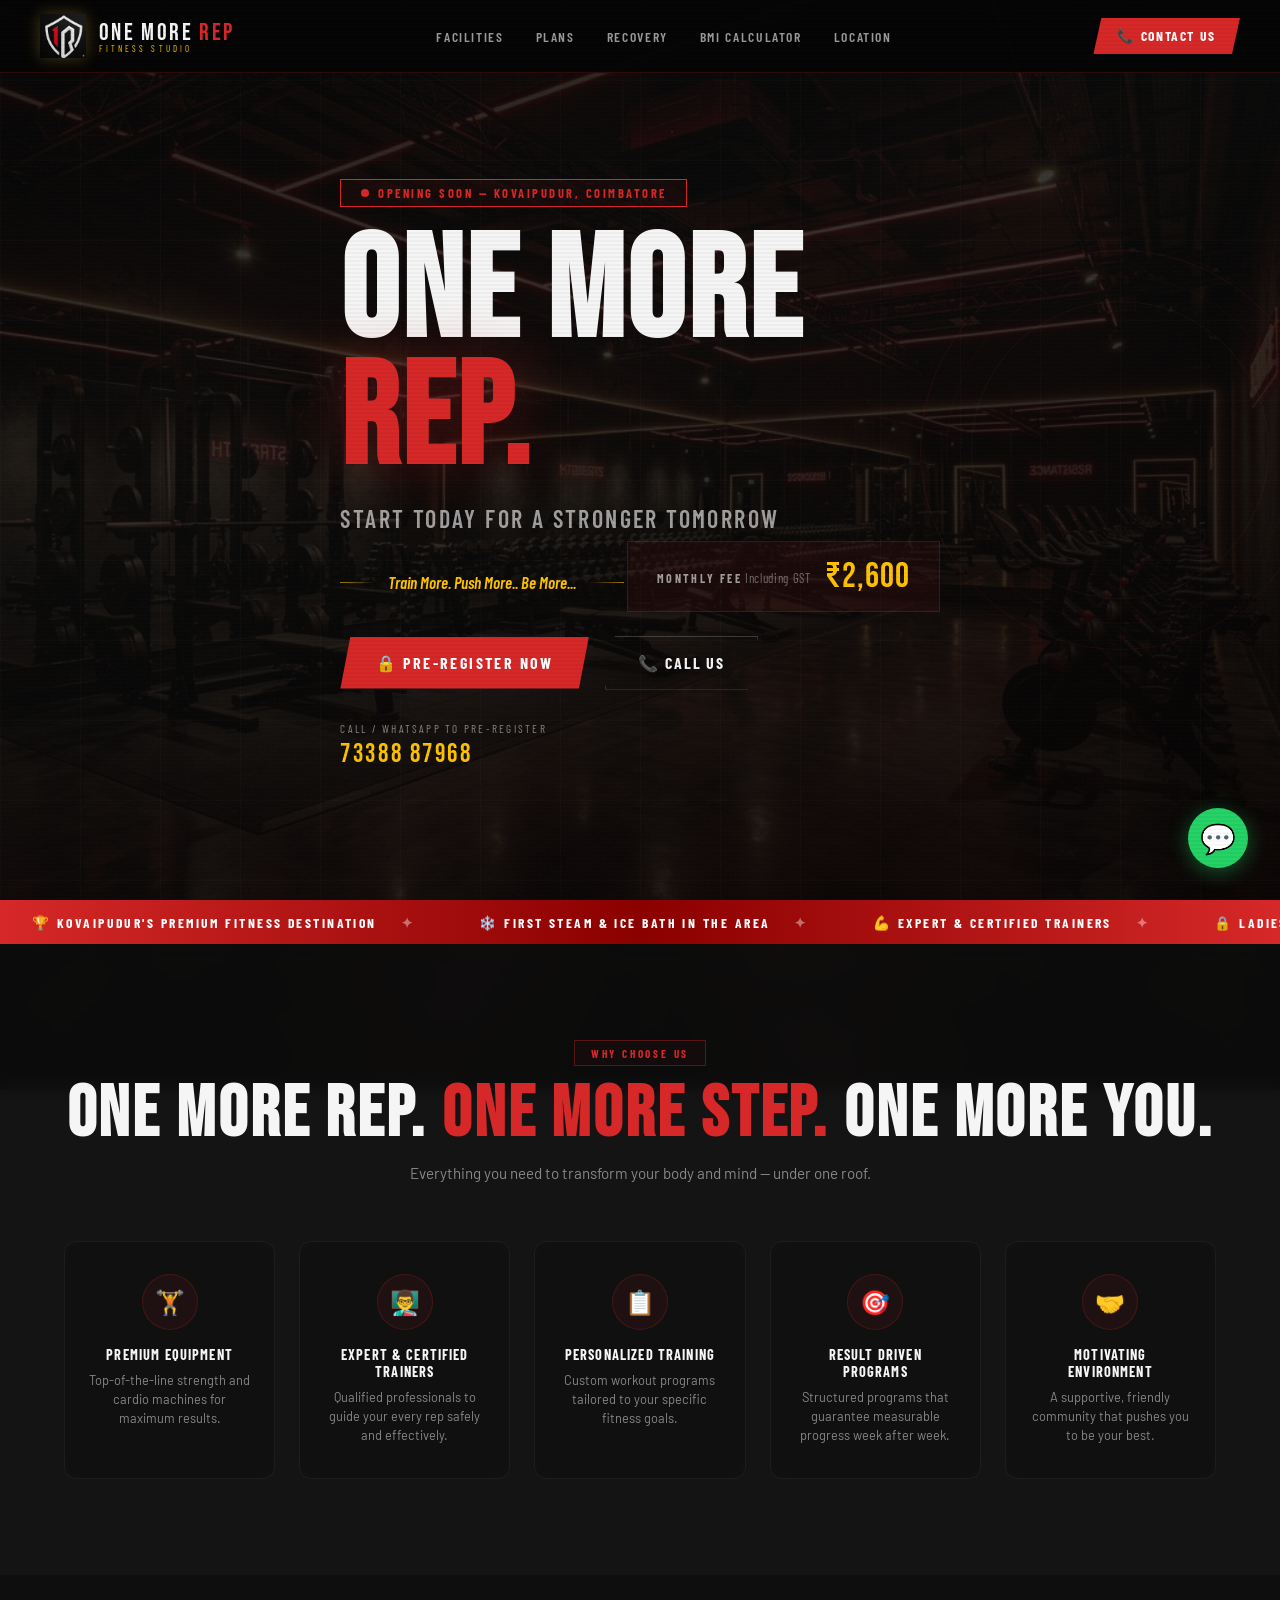
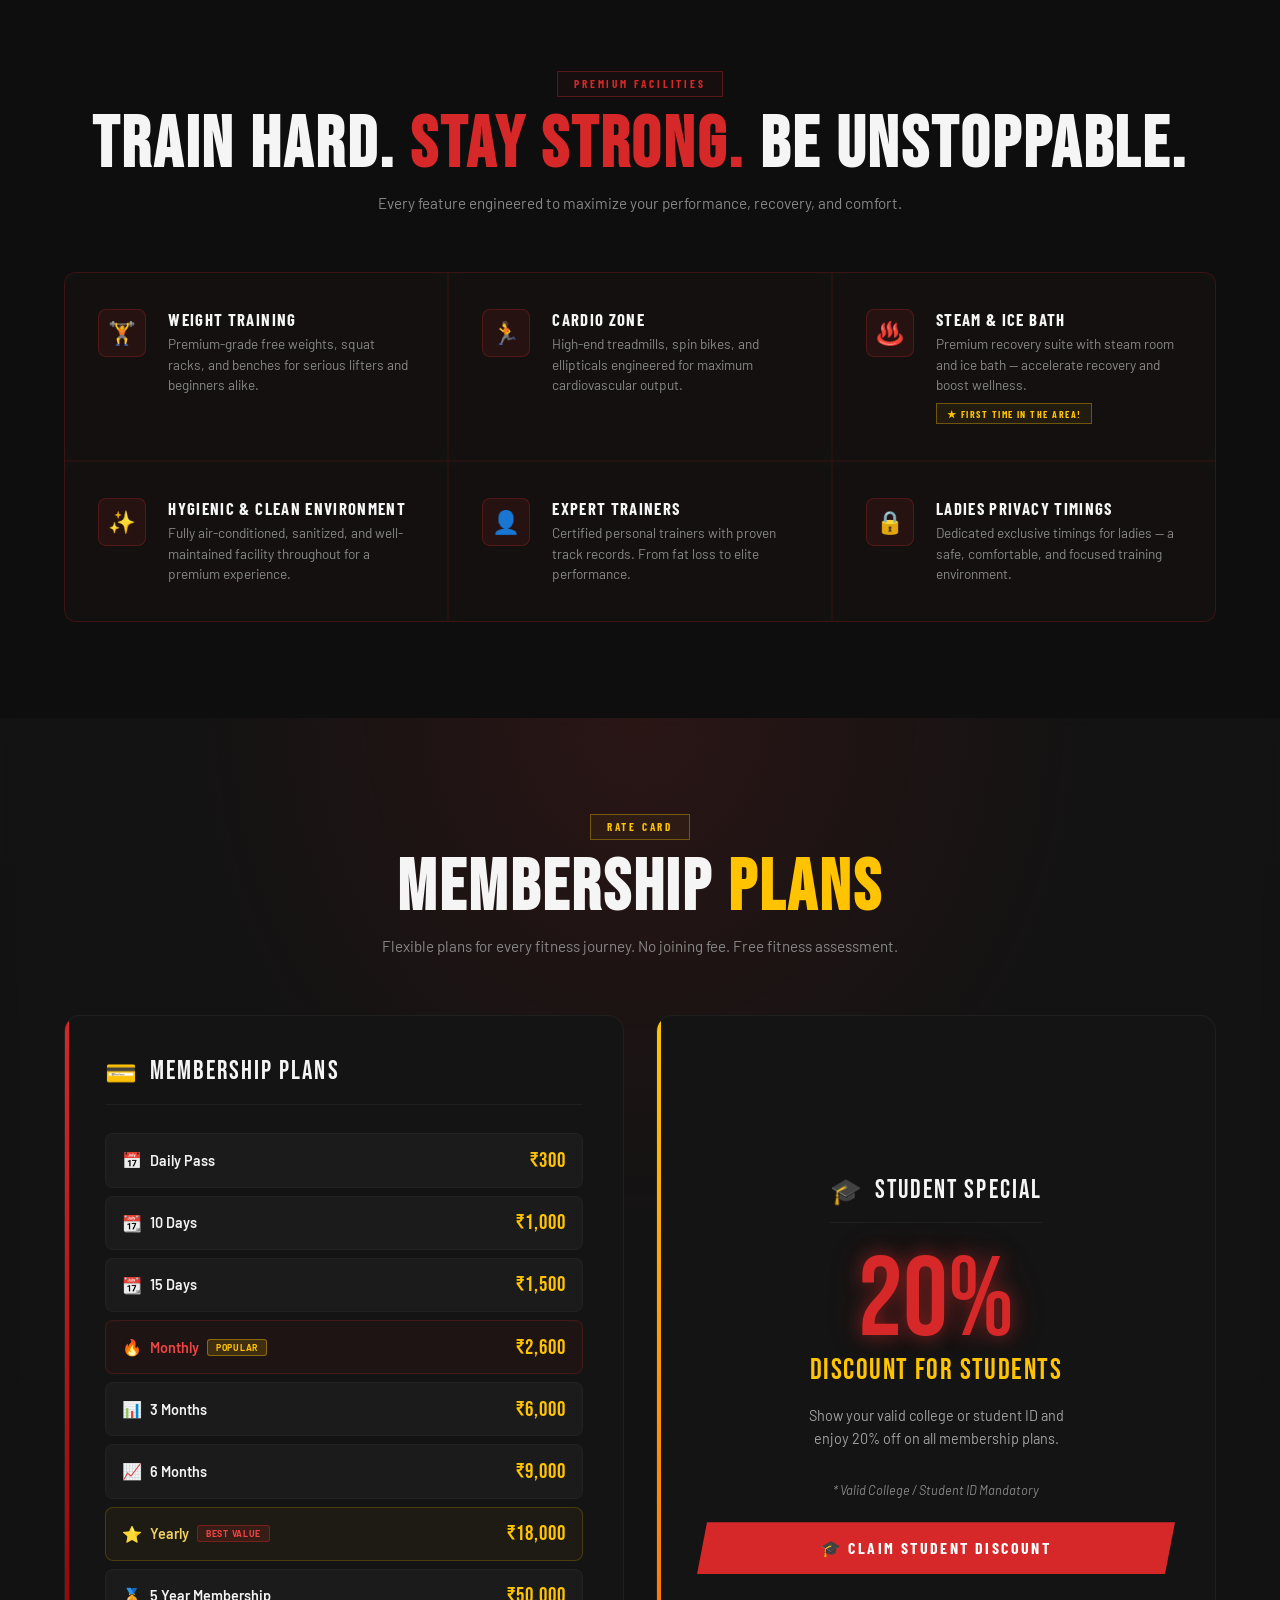
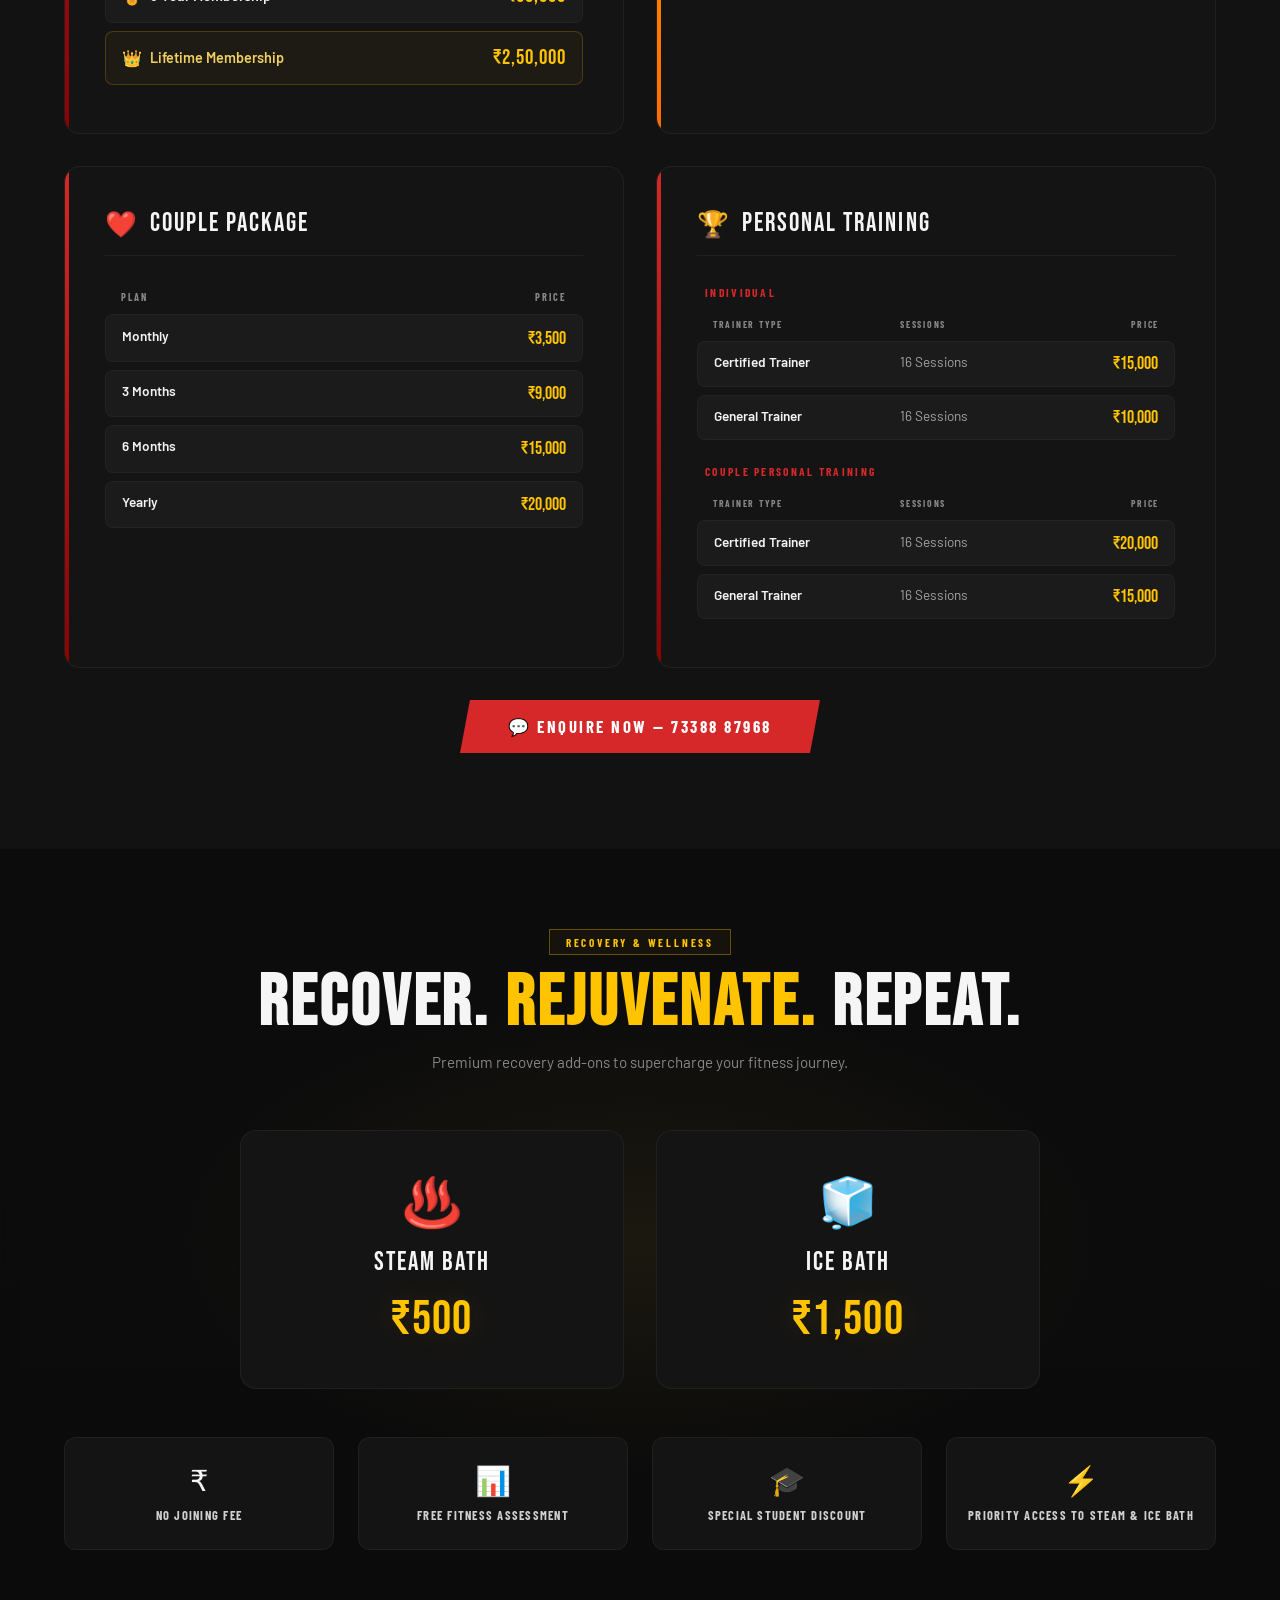
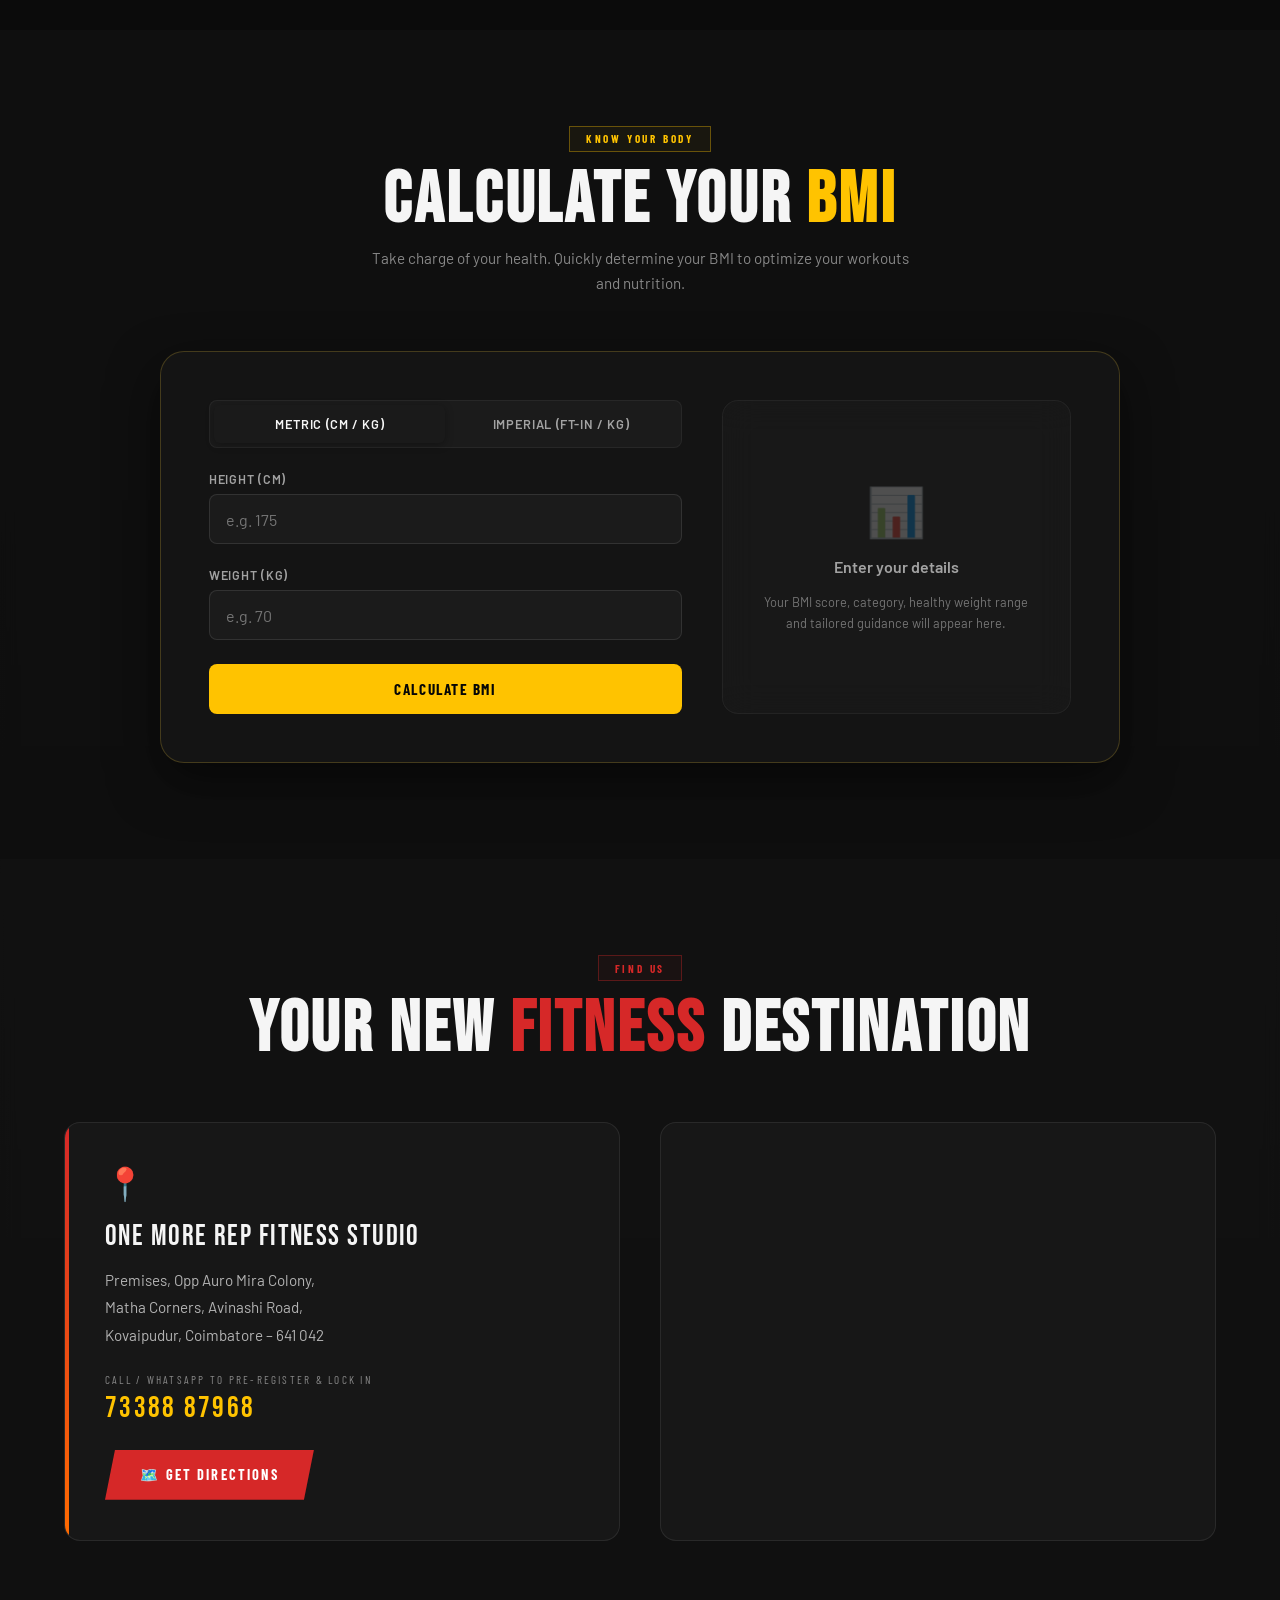
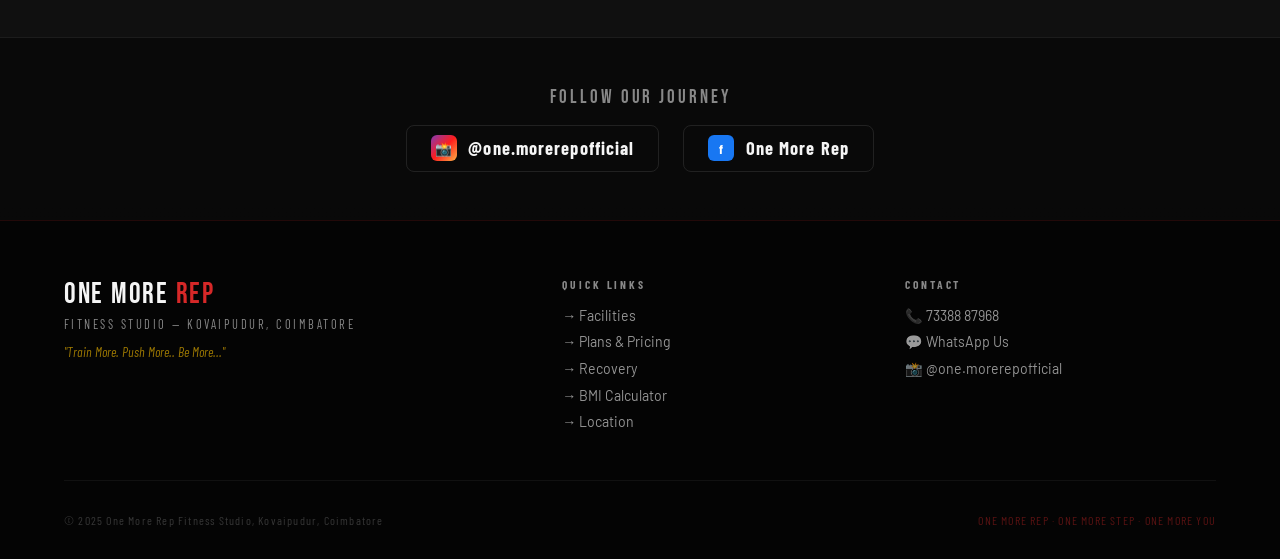
<file: one-more-rep.html>
<!DOCTYPE html>
<html lang="en">
<head>
<meta charset="UTF-8"/>
<meta name="viewport" content="width=device-width, initial-scale=1.0"/>
<title>One More Rep Fitness Studio | Premium Gym in Kovaipudur, Coimbatore</title>
<meta name="description" content="One More Rep Fitness Studio — Kovaipudur's premium fitness destination. Weight training, cardio, steam & ice bath. Monthly from ₹2,600. Call 73388 87968."/>
<meta name="keywords" content="gym, fitness studio, Kovaipudur, Coimbatore, weight training, cardio, steam bath, ice bath, personal trainer"/>
<link rel="preconnect" href="https://fonts.googleapis.com">
<link rel="preconnect" href="https://fonts.gstatic.com" crossorigin>
<link href="https://fonts.googleapis.com/css2?family=Bebas+Neue&family=Barlow+Condensed:ital,wght@0,400;0,600;0,700;0,800;1,700&family=Barlow:wght@300;400;500;600;700&family=Outfit:wght@300;400;500;600;700;800;900&display=swap" rel="stylesheet">
<style>
  *, *::before, *::after { box-sizing: border-box; margin: 0; padding: 0; }

  :root {
    --black:       #060606;
    --charcoal:    #0e0e0e;
    --surface:     #141414;
    --elevated:    #1a1a1a;
    --card-bg:     rgba(18,18,18,0.85);
    --red:         #D62828;
    --red-bright:  #EF4444;
    --red-deep:    #8B0000;
    --red-glow:    rgba(214,40,40,0.55);
    --orange:      #FF6B00;
    --amber:       #FFC300;
    --gold:        #D4AF37;
    --gold-light:  #F0D060;
    --white:       #F5F5F5;
    --white-95:    rgba(255,255,255,0.95);
    --white-80:    rgba(255,255,255,0.80);
    --white-60:    rgba(255,255,255,0.60);
    --white-40:    rgba(255,255,255,0.40);
    --white-20:    rgba(255,255,255,0.20);
    --white-10:    rgba(255,255,255,0.10);
    --white-05:    rgba(255,255,255,0.05);
    --white-03:    rgba(255,255,255,0.03);
    --muted:       #888;
    --glass-border:rgba(255,255,255,0.08);
    --neon-glow:   0 0 18px rgba(255,107,0,0.6), 0 0 40px rgba(255,107,0,0.25);
    --red-shadow:  0 0 18px rgba(214,40,40,0.55), 0 0 40px rgba(214,40,40,0.2);
    --gradient-red: linear-gradient(135deg, var(--red) 0%, #8B0000 100%);
    --gradient-gold:linear-gradient(135deg, var(--amber) 0%, var(--orange) 100%);
    --font-display:'Bebas Neue', sans-serif;
    --font-heading:'Outfit', sans-serif;
    --font-body:   'Barlow', sans-serif;
    --font-condensed:'Barlow Condensed', sans-serif;
    --ease-out-expo: cubic-bezier(0.16, 1, 0.3, 1);
    --radius-sm: 8px;
    --radius-md: 12px;
    --radius-lg: 16px;
    --radius-xl: 24px;
  }

  html { scroll-behavior: smooth; }

  body {
    background:
      linear-gradient(180deg, rgba(6,6,6,0.85) 0%, rgba(10,10,10,0.88) 50%, rgba(6,6,6,0.92) 100%),
      url('assets/gym-bg.png') center/cover fixed no-repeat;
    color: var(--white);
    font-family: var(--font-body);
    overflow-x: hidden;
    cursor: default;
    -webkit-font-smoothing: antialiased;
  }

  /* Scanline overlay */
  body::before {
    content: '';
    position: fixed; inset: 0;
    background: repeating-linear-gradient(0deg, transparent, transparent 2px, rgba(0,0,0,0.03) 2px, rgba(0,0,0,0.03) 4px);
    pointer-events: none;
    z-index: 9999;
  }

  /* ─── SCROLLBAR ─── */
  ::-webkit-scrollbar { width: 8px; }
  ::-webkit-scrollbar-track { background: var(--black); }
  ::-webkit-scrollbar-thumb { background: var(--red); border-radius: 4px; }
  ::-webkit-scrollbar-thumb:hover { background: var(--orange); }

  /* ─── GLOBAL ─── */
  .container { max-width: 1200px; margin: 0 auto; padding: 0 1.5rem; }
  section { position: relative; }
  a { text-decoration: none; }

  /* ═══════════════════════════════════════
     NAVIGATION
     ═══════════════════════════════════════ */
  nav {
    position: fixed; top: 0; left: 0; right: 0;
    z-index: 1000;
    display: flex; align-items: center; justify-content: space-between;
    padding: 0.8rem 2.5rem;
    background: rgba(6,6,6,0.92);
    backdrop-filter: blur(20px);
    border-bottom: 1px solid rgba(214,40,40,0.2);
    transition: all 0.3s ease;
  }
  nav.scrolled {
    padding: 0.6rem 2.5rem;
    background: rgba(6,6,6,0.97);
    box-shadow: 0 4px 30px rgba(0,0,0,0.5);
  }
  .nav-brand {
    display: flex; align-items: center; gap: 0.8rem;
  }
  .nav-logo-icon {
    width: 46px; height: 46px;
    object-fit: contain;
    filter: drop-shadow(0 0 8px rgba(212,175,55,0.3));
  }
  .nav-logo {
    font-family: var(--font-display);
    font-size: 1.5rem;
    letter-spacing: 0.1em;
    color: var(--white);
  }
  .nav-logo span { color: var(--red); }
  .nav-logo small {
    display: block;
    font-family: var(--font-condensed);
    font-size: 0.55rem;
    letter-spacing: 0.35em;
    color: var(--amber);
    text-transform: uppercase;
    margin-top: -4px;
  }

  .nav-links {
    display: flex; align-items: center; gap: 2rem;
    list-style: none;
  }
  .nav-links a {
    font-family: var(--font-condensed);
    font-weight: 600;
    font-size: 0.85rem;
    letter-spacing: 0.12em;
    text-transform: uppercase;
    color: var(--white-60);
    transition: color 0.25s;
    position: relative;
  }
  .nav-links a::after {
    content: '';
    position: absolute; bottom: -4px; left: 0;
    width: 0; height: 2px;
    background: var(--red);
    transition: width 0.25s;
  }
  .nav-links a:hover { color: var(--white); }
  .nav-links a:hover::after { width: 100%; }

  .nav-cta {
    background: var(--red);
    color: #fff;
    border: none;
    padding: 0.6rem 1.5rem;
    font-family: var(--font-condensed);
    font-weight: 700;
    font-size: 0.85rem;
    letter-spacing: 0.12em;
    text-transform: uppercase;
    cursor: pointer;
    display: inline-flex; align-items: center; gap: 0.5rem;
    transition: all 0.25s;
    clip-path: polygon(8px 0%, 100% 0%, calc(100% - 8px) 100%, 0% 100%);
  }
  .nav-cta:hover { background: var(--orange); box-shadow: var(--neon-glow); }

  /* Mobile hamburger */
  .hamburger {
    display: none;
    background: none; border: none; cursor: pointer;
    flex-direction: column; gap: 5px;
    padding: 4px;
  }
  .hamburger span {
    display: block; width: 24px; height: 2px;
    background: var(--white);
    transition: all 0.3s;
  }

  /* ═══════════════════════════════════════
     HERO
     ═══════════════════════════════════════ */
  #hero {
    min-height: 100vh;
    display: flex; flex-direction: column; justify-content: center;
    padding: 7rem 0 4rem;
    overflow: hidden;
    background:
      linear-gradient(160deg, rgba(6,6,6,0.88) 0%, rgba(10,10,10,0.82) 40%, rgba(6,3,3,0.90) 100%),
      url('assets/hero-bg.png') center/cover no-repeat;
  }
  .hero-noise {
    position: absolute; inset: 0;
    background-image: url("data:image/svg+xml,%3Csvg viewBox='0 0 512 512' xmlns='http://www.w3.org/2000/svg'%3E%3Cfilter id='n'%3E%3CfeTurbulence type='fractalNoise' baseFrequency='0.75' numOctaves='4' stitchTiles='stitch'/%3E%3C/filter%3E%3Crect width='100%25' height='100%25' filter='url(%23n)' opacity='0.04'/%3E%3C/svg%3E");
    opacity: 0.5;
    pointer-events: none;
  }
  .hero-grid-line {
    position: absolute; inset: 0;
    background-image:
      linear-gradient(rgba(255,255,255,0.015) 1px, transparent 1px),
      linear-gradient(90deg, rgba(255,255,255,0.015) 1px, transparent 1px);
    background-size: 80px 80px;
    pointer-events: none;
  }
  .hero-particles {
    position: absolute; inset: 0;
    pointer-events: none;
    overflow: hidden;
  }
  .particle {
    position: absolute;
    width: 3px; height: 3px;
    background: var(--red);
    border-radius: 50%;
    opacity: 0;
    animation: particle-float 6s infinite;
  }
  @keyframes particle-float {
    0% { opacity: 0; transform: translateY(100vh) scale(0); }
    20% { opacity: 0.6; }
    80% { opacity: 0.3; }
    100% { opacity: 0; transform: translateY(-100px) scale(1); }
  }

  .hero-inner { position: relative; z-index: 2; }

  .hero-badge {
    display: inline-flex; align-items: center; gap: 0.6rem;
    border: 1px solid var(--red);
    padding: 0.4rem 1.2rem;
    font-family: var(--font-condensed);
    font-size: 0.78rem;
    font-weight: 700;
    letter-spacing: 0.2em;
    text-transform: uppercase;
    color: var(--red);
    margin-bottom: 1.5rem;
    animation: fadeUp 0.6s ease both;
    background: rgba(214,40,40,0.06);
  }
  .hero-badge .pulse {
    width: 8px; height: 8px;
    background: var(--red);
    border-radius: 50%;
    animation: pulse 1.5s infinite;
  }
  @keyframes pulse {
    0%, 100% { opacity: 1; box-shadow: 0 0 0 0 rgba(214,40,40,0.7); }
    50% { opacity: 0.8; box-shadow: 0 0 0 8px rgba(214,40,40,0); }
  }

  .hero-title {
    font-family: var(--font-display);
    font-size: clamp(4.5rem, 14vw, 9rem);
    line-height: 0.88;
    letter-spacing: 0.02em;
    animation: fadeUp 0.6s 0.1s ease both;
  }
  .hero-title .accent {
    color: var(--red);
    display: block;
    text-shadow: 0 0 60px rgba(214,40,40,0.3);
  }

  .hero-sub {
    font-family: var(--font-condensed);
    font-size: clamp(1.1rem, 3vw, 1.5rem);
    font-weight: 600;
    letter-spacing: 0.1em;
    text-transform: uppercase;
    color: var(--white-60);
    margin: 1.2rem 0 0.5rem;
    animation: fadeUp 0.6s 0.2s ease both;
  }

  .hero-tagline {
    display: inline-flex; align-items: center; gap: 0.8rem;
    font-family: var(--font-condensed);
    font-style: italic;
    font-size: 1.05rem;
    font-weight: 600;
    color: var(--amber);
    margin: 0.5rem 0 2rem;
    animation: fadeUp 0.6s 0.3s ease both;
  }
  .hero-tagline::before, .hero-tagline::after {
    content: ''; display: block;
    height: 1px; width: 35px;
    background: linear-gradient(90deg, var(--amber), transparent);
    opacity: 0.6;
  }
  .hero-tagline::after {
    background: linear-gradient(90deg, transparent, var(--amber));
  }

  .hero-price-highlight {
    display: inline-flex; align-items: center; gap: 1rem;
    background: rgba(214,40,40,0.08);
    border: 1px solid rgba(214,40,40,0.25);
    padding: 0.8rem 1.8rem;
    margin-bottom: 1.5rem;
    animation: fadeUp 0.6s 0.35s ease both;
  }
  .hero-price-highlight .price-label {
    font-family: var(--font-condensed);
    font-size: 0.75rem;
    font-weight: 700;
    letter-spacing: 0.2em;
    text-transform: uppercase;
    color: var(--white-60);
  }
  .hero-price-highlight .price-amount {
    font-family: var(--font-display);
    font-size: 2.2rem;
    color: var(--amber);
    letter-spacing: 0.03em;
  }
  .hero-price-highlight .price-period {
    font-family: var(--font-condensed);
    font-size: 0.8rem;
    color: var(--white-40);
    letter-spacing: 0.05em;
  }

  .hero-actions {
    display: flex; flex-wrap: wrap; gap: 1rem; align-items: center;
    animation: fadeUp 0.6s 0.4s ease both;
  }
  .btn-primary {
    background: var(--red);
    color: #fff;
    padding: 1rem 2.2rem;
    font-family: var(--font-condensed);
    font-weight: 700; font-size: 1rem;
    letter-spacing: 0.15em;
    text-transform: uppercase;
    display: inline-flex; align-items: center; gap: 0.6rem;
    transition: all 0.25s;
    clip-path: polygon(10px 0%, 100% 0%, calc(100% - 10px) 100%, 0% 100%);
    border: none; cursor: pointer;
  }
  .btn-primary:hover { background: var(--orange); box-shadow: var(--neon-glow); transform: translateY(-2px); }

  .btn-outline {
    display: inline-flex; align-items: center; gap: 0.5rem;
    border: 1px solid rgba(255,255,255,0.2);
    color: var(--white);
    padding: 1rem 2rem;
    font-family: var(--font-condensed);
    font-weight: 700; font-size: 1rem;
    letter-spacing: 0.12em;
    text-transform: uppercase;
    transition: all 0.25s;
    clip-path: polygon(10px 0%, 100% 0%, calc(100% - 10px) 100%, 0% 100%);
  }
  .btn-outline:hover { border-color: var(--red); background: rgba(214,40,40,0.1); transform: translateY(-2px); }

  .hero-phone {
    margin-top: 2rem;
    animation: fadeUp 0.6s 0.5s ease both;
  }
  .hero-phone a {
    font-family: var(--font-display);
    font-size: 1.6rem;
    letter-spacing: 0.1em;
    color: var(--amber);
    transition: color 0.2s;
  }
  .hero-phone a:hover { color: var(--orange); }
  .hero-phone .sublabel {
    font-family: var(--font-condensed);
    font-size: 0.7rem;
    letter-spacing: 0.2em;
    text-transform: uppercase;
    color: var(--muted);
    display: block;
    margin-bottom: 0.25rem;
  }

  .hero-deco {
    position: absolute; right: -40px; top: 50%;
    transform: translateY(-50%);
    width: 400px; height: 400px;
    border: 1px solid rgba(214,40,40,0.1);
    border-radius: 50%;
    pointer-events: none;
    animation: spin 40s linear infinite;
  }
  .hero-deco::after {
    content: ''; position: absolute; inset: 25px;
    border: 1px solid rgba(214,40,40,0.06);
    border-radius: 50%;
  }
  .hero-deco::before {
    content: ''; position: absolute; inset: 50px;
    border: 1px solid rgba(212,175,55,0.05);
    border-radius: 50%;
  }
  @keyframes spin { to { transform: translateY(-50%) rotate(360deg); } }

  /* ═══════════════════════════════════════
     BADGE TICKER
     ═══════════════════════════════════════ */
  #ticker {
    background: linear-gradient(90deg, var(--red) 0%, #8B0000 50%, var(--red) 100%);
    padding: 0.85rem 0;
    overflow: hidden;
  }
  .ticker-track {
    display: flex;
    animation: ticker 30s linear infinite;
    white-space: nowrap;
  }
  .ticker-item {
    display: inline-flex; align-items: center; gap: 1.5rem;
    padding: 0 2rem;
    font-family: var(--font-condensed);
    font-weight: 700;
    font-size: 0.85rem;
    letter-spacing: 0.18em;
    text-transform: uppercase;
    color: #fff;
  }
  .ticker-item .dot { opacity: 0.4; }
  @keyframes ticker {
    0% { transform: translateX(0); }
    100% { transform: translateX(-50%); }
  }

  /* ═══════════════════════════════════════
     SECTION HEADERS
     ═══════════════════════════════════════ */
  .sec-header { text-align: center; margin-bottom: 3.5rem; }
  .sec-tag {
    display: inline-block;
    font-family: var(--font-condensed);
    font-size: 0.7rem;
    font-weight: 700;
    letter-spacing: 0.25em;
    text-transform: uppercase;
    color: var(--red);
    border: 1px solid rgba(214,40,40,0.35);
    padding: 0.35rem 1rem;
    margin-bottom: 0.8rem;
    background: rgba(214,40,40,0.04);
  }
  .sec-tag--gold {
    color: var(--amber);
    border-color: rgba(255,195,0,0.35);
    background: rgba(255,195,0,0.04);
  }
  .sec-title {
    font-family: var(--font-display);
    font-size: clamp(2.5rem, 6vw, 4.5rem);
    letter-spacing: 0.04em;
    line-height: 1;
    color: var(--white);
  }
  .sec-title em { color: var(--red); font-style: normal; }
  .sec-title .gold { color: var(--amber); }
  .sec-sub {
    font-size: 0.95rem;
    color: var(--muted);
    margin-top: 0.6rem;
    max-width: 560px; margin-left: auto; margin-right: auto;
    line-height: 1.6;
  }

  /* ═══════════════════════════════════════
     WHY CHOOSE US
     ═══════════════════════════════════════ */
  #why-us {
    padding: 6rem 0;
    background: rgba(14, 14, 14, 0.75);
    backdrop-filter: blur(8px);
  }
  .why-grid {
    display: grid;
    grid-template-columns: repeat(5, 1fr);
    gap: 1.5rem;
  }
  .why-card {
    background: var(--card-bg);
    backdrop-filter: blur(12px);
    border: 1px solid var(--white-05);
    padding: 2rem 1.5rem;
    text-align: center;
    border-radius: var(--radius-md);
    transition: all 0.35s ease;
    position: relative;
    overflow: hidden;
  }
  .why-card::before {
    content: '';
    position: absolute; bottom: 0; left: 0; right: 0;
    height: 3px;
    background: linear-gradient(90deg, var(--red), var(--orange));
    transform: scaleX(0);
    transform-origin: center;
    transition: transform 0.4s;
  }
  .why-card:hover {
    transform: translateY(-6px);
    border-color: rgba(214,40,40,0.2);
    box-shadow: 0 20px 40px rgba(0,0,0,0.4);
  }
  .why-card:hover::before { transform: scaleX(1); }
  .why-icon {
    width: 56px; height: 56px;
    margin: 0 auto 1rem;
    background: rgba(214,40,40,0.08);
    border: 1px solid rgba(214,40,40,0.2);
    border-radius: 50%;
    display: flex; align-items: center; justify-content: center;
    font-size: 1.5rem;
    transition: all 0.3s;
  }
  .why-card:hover .why-icon {
    background: rgba(214,40,40,0.15);
    border-color: rgba(214,40,40,0.4);
    transform: scale(1.1);
  }
  .why-title {
    font-family: var(--font-condensed);
    font-weight: 700;
    font-size: 0.9rem;
    letter-spacing: 0.08em;
    text-transform: uppercase;
    color: var(--white);
    margin-bottom: 0.5rem;
  }
  .why-desc {
    font-size: 0.8rem;
    color: var(--muted);
    line-height: 1.5;
  }

  /* ═══════════════════════════════════════
     FACILITIES
     ═══════════════════════════════════════ */
  #facilities {
    padding: 6rem 0;
    background: rgba(6, 6, 6, 0.75);
    backdrop-filter: blur(8px);
  }
  .facilities-grid {
    display: grid;
    grid-template-columns: repeat(auto-fit, minmax(320px, 1fr));
    gap: 1.5px;
    background: rgba(214,40,40,0.12);
    border: 1px solid rgba(214,40,40,0.12);
    border-radius: var(--radius-md);
    overflow: hidden;
  }
  .facility-card {
    background: var(--card-bg);
    backdrop-filter: blur(12px);
    padding: 2.2rem 2rem;
    display: flex; gap: 1.4rem; align-items: flex-start;
    border: 1px solid transparent;
    transition: all 0.3s ease;
    position: relative;
    overflow: hidden;
  }
  .facility-card::before {
    content: '';
    position: absolute; bottom: 0; left: 0; right: 0;
    height: 2px;
    background: linear-gradient(90deg, var(--red), var(--orange));
    transform: scaleX(0);
    transform-origin: left;
    transition: transform 0.35s;
  }
  .facility-card:hover { background: rgba(30,10,10,0.9); border-color: rgba(214,40,40,0.15); transform: translateY(-3px); }
  .facility-card:hover::before { transform: scaleX(1); }
  .fac-icon {
    width: 48px; height: 48px;
    background: rgba(214,40,40,0.1);
    border: 1px solid rgba(214,40,40,0.25);
    display: flex; align-items: center; justify-content: center;
    flex-shrink: 0;
    font-size: 1.4rem;
    border-radius: var(--radius-sm);
  }
  .fac-name {
    font-family: var(--font-condensed);
    font-weight: 700;
    font-size: 1.05rem;
    letter-spacing: 0.08em;
    text-transform: uppercase;
    color: var(--white);
    margin-bottom: 0.35rem;
  }
  .fac-desc {
    font-size: 0.85rem;
    color: var(--muted);
    line-height: 1.5;
  }
  .fac-badge {
    display: inline-block;
    font-size: 0.62rem;
    font-family: var(--font-condensed);
    font-weight: 700;
    letter-spacing: 0.15em;
    text-transform: uppercase;
    color: var(--amber);
    border: 1px solid rgba(255,195,0,0.35);
    padding: 0.2rem 0.6rem;
    margin-top: 0.5rem;
    background: rgba(255,195,0,0.06);
  }

  /* ═══════════════════════════════════════
     MEMBERSHIP PLANS (RATE CARD)
     ═══════════════════════════════════════ */
  #pricing {
    padding: 6rem 0;
    background:
      radial-gradient(ellipse 60% 50% at 50% 0%, rgba(214,40,40,0.12) 0%, transparent 60%),
      rgba(14, 14, 14, 0.78);
    backdrop-filter: blur(8px);
  }

  .pricing-main-grid {
    display: grid;
    grid-template-columns: 1fr 1fr;
    gap: 2rem;
    margin-bottom: 2rem;
  }

  .price-card {
    background: var(--surface);
    border: 1px solid var(--white-05);
    border-radius: var(--radius-lg);
    padding: 2.5rem;
    position: relative;
    overflow: hidden;
    transition: all 0.4s ease;
  }
  .price-card:hover {
    transform: translateY(-4px);
    border-color: rgba(214,40,40,0.2);
    box-shadow: 0 20px 50px rgba(0,0,0,0.5);
  }
  .price-card::before {
    content: '';
    position: absolute; top: 0; left: 0;
    width: 4px; height: 100%;
    background: var(--gradient-red);
  }
  .price-card--gold::before {
    background: var(--gradient-gold);
  }
  .price-card--gold:hover {
    border-color: rgba(255,195,0,0.2);
  }

  .pc-header {
    display: flex; align-items: center; gap: 0.8rem;
    margin-bottom: 1.8rem;
    padding-bottom: 1rem;
    border-bottom: 1px solid var(--white-05);
  }
  .pc-icon { font-size: 1.6rem; }
  .pc-title {
    font-family: var(--font-display);
    font-size: 1.6rem;
    letter-spacing: 0.08em;
    text-transform: uppercase;
  }

  .plan-row {
    display: flex;
    justify-content: space-between;
    align-items: center;
    padding: 0.85rem 1rem;
    background: var(--white-03);
    border: 1px solid var(--white-03);
    border-radius: var(--radius-sm);
    margin-bottom: 0.5rem;
    transition: all 0.25s;
  }
  .plan-row:hover {
    background: rgba(214,40,40,0.04);
    border-color: var(--white-10);
  }
  .plan-row .plan-name {
    font-weight: 600;
    font-size: 0.9rem;
    color: var(--white-95);
    display: flex; align-items: center; gap: 0.5rem;
  }
  .plan-row .plan-name .plan-emoji {
    font-size: 1rem;
  }
  .plan-row .plan-price {
    font-family: var(--font-display);
    font-size: 1.3rem;
    letter-spacing: 0.05em;
    color: var(--amber);
  }
  .plan-row--highlight {
    background: rgba(214,40,40,0.06);
    border-color: rgba(214,40,40,0.2);
  }
  .plan-row--highlight .plan-name { color: var(--red-bright); }
  .plan-row--gold-highlight {
    background: rgba(255,195,0,0.04);
    border-color: rgba(255,195,0,0.2);
  }
  .plan-row--gold-highlight .plan-name { color: var(--gold-light); }

  .mini-badge {
    font-size: 0.55rem;
    font-weight: 700;
    letter-spacing: 0.08em;
    text-transform: uppercase;
    padding: 2px 8px;
    border-radius: 3px;
    white-space: nowrap;
  }
  .mini-badge--popular {
    background: rgba(255,195,0,0.15);
    border: 1px solid rgba(255,195,0,0.4);
    color: var(--amber);
  }
  .mini-badge--best {
    background: rgba(214,40,40,0.15);
    border: 1px solid rgba(214,40,40,0.4);
    color: var(--red-bright);
  }

  /* Student Special */
  .student-card {
    text-align: center;
    display: flex; flex-direction: column; align-items: center; justify-content: center;
  }
  .discount-big {
    font-family: var(--font-display);
    font-size: clamp(5rem, 12vw, 7rem);
    line-height: 0.9;
    color: var(--red);
    text-shadow: var(--red-shadow);
  }
  .discount-label {
    font-family: var(--font-display);
    font-size: 1.8rem;
    letter-spacing: 0.05em;
    color: var(--amber);
    margin-bottom: 1rem;
  }
  .discount-note {
    font-size: 0.8rem;
    color: var(--muted);
    font-style: italic;
    margin-top: 0.5rem;
  }

  /* Couple & Training cards */
  .pricing-secondary-grid {
    display: grid;
    grid-template-columns: 1fr 1fr;
    gap: 2rem;
    margin-bottom: 2rem;
  }

  .couple-row {
    display: grid;
    grid-template-columns: 1fr 1fr;
    gap: 0.5rem;
    padding: 0.7rem 1rem;
    background: var(--white-03);
    border: 1px solid var(--white-03);
    border-radius: var(--radius-sm);
    margin-bottom: 0.5rem;
    font-size: 0.85rem;
    transition: all 0.2s;
  }
  .couple-row:hover {
    background: rgba(214,40,40,0.04);
    border-color: var(--white-10);
  }
  .couple-plan { font-weight: 600; color: var(--white-95); }
  .couple-price {
    text-align: right;
    font-family: var(--font-display);
    font-size: 1.15rem;
    color: var(--amber);
  }
  .couple-header-row {
    display: grid;
    grid-template-columns: 1fr 1fr;
    gap: 0.5rem;
    padding: 0.4rem 1rem;
    margin-bottom: 0.3rem;
  }
  .couple-header-row span {
    font-family: var(--font-condensed);
    font-size: 0.65rem;
    font-weight: 700;
    letter-spacing: 0.2em;
    text-transform: uppercase;
    color: var(--muted);
  }
  .couple-header-row span:last-child { text-align: right; }

  /* Training table */
  .training-row {
    display: grid;
    grid-template-columns: 1fr 0.8fr 0.6fr;
    gap: 0.5rem;
    padding: 0.7rem 1rem;
    background: var(--white-03);
    border: 1px solid var(--white-03);
    border-radius: var(--radius-sm);
    margin-bottom: 0.5rem;
    font-size: 0.85rem;
    transition: all 0.2s;
  }
  .training-row:hover {
    background: rgba(214,40,40,0.04);
    border-color: var(--white-10);
  }
  .training-type { font-weight: 600; color: var(--white-95); }
  .training-sessions { color: var(--white-60); }
  .training-price {
    text-align: right;
    font-family: var(--font-display);
    font-size: 1.1rem;
    color: var(--amber);
  }
  .training-header-row {
    display: grid;
    grid-template-columns: 1fr 0.8fr 0.6fr;
    gap: 0.5rem;
    padding: 0.4rem 1rem;
    margin-bottom: 0.3rem;
  }
  .training-header-row span {
    font-family: var(--font-condensed);
    font-size: 0.6rem;
    font-weight: 700;
    letter-spacing: 0.18em;
    text-transform: uppercase;
    color: var(--muted);
  }
  .training-header-row span:last-child { text-align: right; }

  /* ═══════════════════════════════════════
     RECOVERY & WELLNESS
     ═══════════════════════════════════════ */
  #recovery {
    padding: 5rem 0;
    background:
      radial-gradient(ellipse 60% 50% at 50% 50%, rgba(212,175,55,0.08) 0%, transparent 60%),
      rgba(6, 6, 6, 0.78);
    backdrop-filter: blur(8px);
  }
  .recovery-grid {
    display: grid;
    grid-template-columns: 1fr 1fr;
    gap: 2rem;
    max-width: 800px;
    margin: 0 auto 3rem;
  }
  .recovery-card {
    background: var(--surface);
    border: 1px solid var(--white-05);
    border-radius: var(--radius-lg);
    padding: 2.5rem;
    text-align: center;
    position: relative;
    overflow: hidden;
    transition: all 0.35s;
  }
  .recovery-card:hover {
    transform: translateY(-5px);
    border-color: rgba(212,175,55,0.2);
    box-shadow: 0 20px 50px rgba(0,0,0,0.5);
  }
  .recovery-icon { font-size: 3rem; margin-bottom: 1rem; }
  .recovery-name {
    font-family: var(--font-display);
    font-size: 1.6rem;
    letter-spacing: 0.08em;
    margin-bottom: 0.8rem;
  }
  .recovery-price {
    font-family: var(--font-display);
    font-size: 3rem;
    color: var(--amber);
    letter-spacing: 0.03em;
    text-shadow: 0 0 30px rgba(255,195,0,0.15);
  }

  .benefits-strip {
    display: grid;
    grid-template-columns: repeat(4, 1fr);
    gap: 1.5rem;
  }
  .benefit-item {
    display: flex; flex-direction: column; align-items: center; gap: 0.6rem;
    padding: 1.5rem 1rem;
    background: var(--surface);
    border: 1px solid var(--white-05);
    border-radius: var(--radius-md);
    text-align: center;
    transition: all 0.3s;
  }
  .benefit-item:hover {
    border-color: rgba(214,40,40,0.2);
    transform: translateY(-3px);
  }
  .benefit-icon { font-size: 1.8rem; }
  .benefit-text {
    font-family: var(--font-condensed);
    font-size: 0.78rem;
    font-weight: 700;
    letter-spacing: 0.1em;
    text-transform: uppercase;
    color: var(--white-80);
    line-height: 1.4;
  }

  /* ═══════════════════════════════════════
     BMI CALCULATOR
     ═══════════════════════════════════════ */
  #bmi {
    padding: 6rem 0;
    background: rgba(10, 10, 10, 0.75);
    backdrop-filter: blur(8px);
  }
  .bmi-card {
    background: var(--surface);
    border: 1px solid rgba(212,175,55,0.25);
    border-radius: var(--radius-xl);
    padding: 3rem;
    max-width: 960px;
    margin: 0 auto;
    position: relative;
    box-shadow: 0 20px 50px rgba(0,0,0,0.5);
  }
  .bmi-grid {
    display: grid;
    grid-template-columns: 1.15fr 0.85fr;
    gap: 2.5rem;
    align-items: stretch;
  }
  .bmi-form {
    display: flex; flex-direction: column; gap: 1.5rem;
  }
  .unit-toggle {
    display: flex;
    background: rgba(255,255,255,0.03);
    border-radius: var(--radius-sm);
    padding: 4px;
    border: 1px solid var(--white-05);
  }
  .unit-btn {
    flex: 1;
    padding: 0.7rem;
    background: transparent;
    border: none;
    color: var(--white-60);
    font-size: 0.8rem;
    font-weight: 600;
    text-transform: uppercase;
    letter-spacing: 0.05em;
    cursor: pointer;
    border-radius: 6px;
    transition: all 0.3s;
    font-family: var(--font-body);
  }
  .unit-btn.active {
    background: var(--elevated);
    color: var(--white);
    box-shadow: 0 2px 8px rgba(0,0,0,0.3);
  }
  .input-group {
    display: flex; flex-direction: column; gap: 0.5rem;
  }
  .input-group--row {
    flex-direction: row; gap: 1rem;
  }
  .input-sub {
    flex: 1;
    display: flex; flex-direction: column; gap: 0.5rem;
  }
  .input-group label, .input-sub label {
    font-size: 0.78rem;
    font-weight: 600;
    letter-spacing: 0.06em;
    text-transform: uppercase;
    color: var(--white-60);
  }
  .input-group input, .input-sub input {
    padding: 0.9rem 1rem;
    background: rgba(255,255,255,0.03);
    border: 1px solid var(--white-10);
    border-radius: var(--radius-sm);
    color: var(--white);
    font-size: 1rem;
    font-family: var(--font-body);
    transition: all 0.3s;
  }
  .input-group input:focus, .input-sub input:focus {
    outline: none;
    border-color: var(--amber);
    box-shadow: 0 0 10px rgba(255,195,0,0.12);
  }
  .btn-gold {
    padding: 1rem 1.5rem;
    background: var(--amber);
    color: var(--black);
    font-family: var(--font-condensed);
    font-weight: 700;
    font-size: 0.95rem;
    letter-spacing: 0.1em;
    text-transform: uppercase;
    border: none;
    border-radius: var(--radius-sm);
    cursor: pointer;
    transition: all 0.3s;
  }
  .btn-gold:hover {
    background: var(--gold-light);
    transform: translateY(-2px);
    box-shadow: 0 0 30px rgba(255,195,0,0.25);
  }
  .bmi-error {
    color: var(--red-bright);
    font-size: 0.82rem;
    display: none;
  }
  .bmi-result {
    background: rgba(255,255,255,0.02);
    backdrop-filter: blur(16px);
    border: 1px solid var(--white-05);
    border-radius: var(--radius-lg);
    padding: 2rem;
    display: flex; flex-direction: column;
    justify-content: center; align-items: center;
    text-align: center;
  }
  .result-placeholder {
    display: flex; flex-direction: column; align-items: center; gap: 1rem;
    color: var(--white-40);
  }
  .result-placeholder .icon { font-size: 3rem; opacity: 0.6; }
  .result-placeholder h3 {
    font-family: var(--font-body);
    font-size: 1rem;
    font-weight: 600;
    color: var(--white-60);
  }
  .result-placeholder p { font-size: 0.8rem; line-height: 1.6; }
  .result-content { display: none; width: 100%; flex-direction: column; align-items: center; }
  .bmi-value {
    font-family: var(--font-display);
    font-size: 4.5rem;
    line-height: 1;
    color: var(--gold-light);
    text-shadow: 0 0 30px rgba(212,175,55,0.2);
    margin-bottom: 0.5rem;
  }
  .bmi-label {
    font-size: 0.7rem;
    font-weight: 700;
    letter-spacing: 0.2em;
    color: var(--white-40);
    margin-bottom: 1rem;
  }
  .bmi-category {
    font-size: 0.9rem;
    font-weight: 700;
    letter-spacing: 0.05em;
    text-transform: uppercase;
    padding: 0.4rem 1.2rem;
    background: var(--white-05);
    border-radius: 30px;
    border: 1px solid var(--white-10);
    display: inline-block;
    margin-bottom: 1rem;
  }
  .cat-underweight { color: #38bdf8; background: rgba(56,189,248,0.06); border-color: rgba(56,189,248,0.25); }
  .cat-normal { color: #4ade80; background: rgba(74,222,128,0.06); border-color: rgba(74,222,128,0.25); }
  .cat-overweight { color: #fb923c; background: rgba(251,146,60,0.06); border-color: rgba(251,146,60,0.25); }
  .cat-obese { color: #f87171; background: rgba(248,113,113,0.06); border-color: rgba(248,113,113,0.25); }
  .bmi-range {
    font-size: 0.85rem;
    color: var(--white-60);
    margin-bottom: 1rem;
    line-height: 1.6;
  }
  .bmi-range strong { color: var(--white-95); }
  .bmi-message {
    font-style: italic;
    font-size: 0.85rem;
    line-height: 1.6;
    color: var(--white-80);
    padding: 1rem;
    background: rgba(255,255,255,0.02);
    border-radius: var(--radius-sm);
    border-left: 2px solid var(--amber);
    max-width: 320px;
    margin-bottom: 1rem;
  }

  /* ═══════════════════════════════════════
     LOCATION
     ═══════════════════════════════════════ */
  #location {
    padding: 6rem 0;
    background: rgba(14, 14, 14, 0.80);
    backdrop-filter: blur(8px);
  }
  .location-grid {
    display: grid;
    grid-template-columns: 1fr 1fr;
    gap: 2.5rem;
    align-items: start;
  }
  .address-card {
    background: rgba(255,255,255,0.03);
    border: 1px solid var(--glass-border);
    padding: 2.5rem;
    border-radius: var(--radius-lg);
    position: relative;
    overflow: hidden;
  }
  .address-card::before {
    content: '';
    position: absolute; top: 0; left: 0;
    width: 4px; height: 100%;
    background: linear-gradient(180deg, var(--red), var(--orange));
  }
  .addr-icon { font-size: 2rem; margin-bottom: 1rem; }
  .addr-name {
    font-family: var(--font-display);
    font-size: 1.8rem;
    letter-spacing: 0.05em;
    margin-bottom: 0.8rem;
  }
  .addr-line {
    font-size: 0.95rem;
    color: rgba(245,245,245,0.7);
    line-height: 1.8;
    margin-bottom: 1.5rem;
  }
  .addr-phone {
    margin-bottom: 1.5rem;
  }
  .addr-phone a {
    font-family: var(--font-display);
    font-size: 1.8rem;
    color: var(--amber);
    letter-spacing: 0.08em;
    transition: color 0.2s;
  }
  .addr-phone a:hover { color: var(--orange); }
  .addr-phone .phone-label {
    display: block;
    font-family: var(--font-condensed);
    font-size: 0.7rem;
    letter-spacing: 0.2em;
    text-transform: uppercase;
    color: var(--muted);
    margin-bottom: 0.3rem;
  }

  .map-embed {
    width: 100%; height: 100%; min-height: 350px;
    background: rgba(255,255,255,0.03);
    border: 1px solid var(--glass-border);
    border-radius: var(--radius-lg);
    overflow: hidden;
  }
  .map-embed iframe {
    width: 100%; height: 100%; min-height: 350px; border: none;
  }

  /* ═══════════════════════════════════════
     SOCIAL STRIP
     ═══════════════════════════════════════ */
  #social {
    padding: 3rem 0;
    text-align: center;
    background: rgba(6, 6, 6, 0.85);
    border-top: 1px solid var(--glass-border);
  }
  .social-label {
    font-family: var(--font-display);
    font-size: 1.2rem;
    letter-spacing: 0.15em;
    color: var(--muted);
    margin-bottom: 1rem;
  }
  .social-links {
    display: flex; justify-content: center; gap: 1.5rem; flex-wrap: wrap;
  }
  .social-link {
    display: inline-flex; align-items: center; gap: 0.7rem;
    color: var(--white);
    font-family: var(--font-condensed);
    font-weight: 700;
    font-size: 1.15rem;
    letter-spacing: 0.06em;
    padding: 0.6rem 1.5rem;
    border: 1px solid rgba(255,255,255,0.1);
    border-radius: var(--radius-sm);
    transition: all 0.25s;
  }
  .social-link:hover { border-color: var(--red); color: var(--red); transform: translateY(-2px); }
  .social-icon {
    width: 26px; height: 26px;
    border-radius: 6px;
    display: inline-flex; align-items: center; justify-content: center;
    font-size: 0.85rem;
    color: #fff;
    flex-shrink: 0;
  }
  .ig-gradient { background: linear-gradient(135deg, #833ab4, #fd1d1d, #fcb045); }
  .fb-blue { background: #1877F2; }

  /* ═══════════════════════════════════════
     FOOTER
     ═══════════════════════════════════════ */
  footer {
    background: #040404;
    border-top: 1px solid rgba(214,40,40,0.15);
    padding: 3.5rem 0 2rem;
  }
  .footer-grid {
    display: grid;
    grid-template-columns: 1.5fr 1fr 1fr;
    gap: 2rem;
    padding-bottom: 2.5rem;
    border-bottom: 1px solid rgba(255,255,255,0.05);
    margin-bottom: 2rem;
  }
  .footer-brand {
    font-family: var(--font-display);
    font-size: 1.8rem;
    letter-spacing: 0.06em;
    margin-bottom: 0.3rem;
  }
  .footer-brand span { color: var(--red); }
  .footer-tagline {
    font-family: var(--font-condensed);
    font-size: 0.78rem;
    letter-spacing: 0.2em;
    text-transform: uppercase;
    color: var(--muted);
    margin-bottom: 0.8rem;
  }
  .footer-motto {
    font-family: var(--font-condensed);
    font-style: italic;
    font-size: 0.85rem;
    color: rgba(255,195,0,0.6);
  }
  .footer-heading {
    font-family: var(--font-condensed);
    font-weight: 700;
    font-size: 0.72rem;
    letter-spacing: 0.25em;
    text-transform: uppercase;
    color: var(--muted);
    margin-bottom: 1rem;
  }
  .footer-links { list-style: none; }
  .footer-links li { margin-bottom: 0.6rem; }
  .footer-links a {
    color: rgba(245,245,245,0.6);
    font-size: 0.88rem;
    transition: color 0.2s;
    display: flex; align-items: center; gap: 0.4rem;
  }
  .footer-links a:hover { color: var(--red); }
  .footer-bottom {
    display: flex; justify-content: space-between; align-items: center;
    flex-wrap: wrap; gap: 1rem;
    font-size: 0.75rem;
    color: rgba(255,255,255,0.2);
    font-family: var(--font-condensed);
    letter-spacing: 0.1em;
  }

  /* ═══════════════════════════════════════
     CTA FLOATING
     ═══════════════════════════════════════ */
  .floating-cta {
    position: fixed;
    bottom: 2rem; right: 2rem;
    z-index: 999;
    width: 60px; height: 60px;
    background: #25D366;
    border-radius: 50%;
    display: flex; align-items: center; justify-content: center;
    font-size: 1.8rem;
    color: #fff;
    box-shadow: 0 4px 20px rgba(37,211,102,0.4);
    transition: all 0.3s;
    cursor: pointer;
  }
  .floating-cta:hover {
    transform: scale(1.1);
    box-shadow: 0 6px 30px rgba(37,211,102,0.6);
  }

  /* ═══════════════════════════════════════
     ANIMATIONS
     ═══════════════════════════════════════ */
  @keyframes fadeUp {
    from { opacity: 0; transform: translateY(28px); }
    to   { opacity: 1; transform: translateY(0); }
  }
  .reveal {
    opacity: 0;
    transform: translateY(35px);
    transition: opacity 0.7s ease, transform 0.7s ease;
  }
  .reveal.visible {
    opacity: 1;
    transform: translateY(0);
  }
  .reveal-d1 { transition-delay: 0.1s; }
  .reveal-d2 { transition-delay: 0.2s; }
  .reveal-d3 { transition-delay: 0.3s; }
  .reveal-d4 { transition-delay: 0.4s; }

  /* ═══════════════════════════════════════
     RESPONSIVE
     ═══════════════════════════════════════ */
  @media (max-width: 1024px) {
    .why-grid { grid-template-columns: repeat(3, 1fr); }
    .pricing-main-grid { grid-template-columns: 1fr; }
    .pricing-secondary-grid { grid-template-columns: 1fr; }
    .benefits-strip { grid-template-columns: repeat(2, 1fr); }
  }
  @media (max-width: 768px) {
    nav { padding: 0.6rem 1rem; }
    .nav-links { display: none; }
    .hamburger { display: flex; }
    .nav-links.open {
      display: flex; flex-direction: column;
      position: absolute; top: 100%; left: 0; right: 0;
      background: rgba(6,6,6,0.98);
      backdrop-filter: blur(20px);
      padding: 1.5rem 2rem;
      gap: 1rem;
      border-bottom: 1px solid rgba(214,40,40,0.2);
    }
    .hero-title { font-size: clamp(3rem, 18vw, 5rem); }
    .hero-deco { display: none; }
    .why-grid { grid-template-columns: repeat(2, 1fr); }
    .location-grid { grid-template-columns: 1fr; }
    .footer-grid { grid-template-columns: 1fr; }
    .footer-grid > *:not(:first-child) { display: none; }
    .footer-bottom { flex-direction: column; text-align: center; }
    .recovery-grid { grid-template-columns: 1fr; }
    .bmi-grid { grid-template-columns: 1fr; }
    .bmi-card { padding: 2rem 1.5rem; }
  }
  @media (max-width: 480px) {
    .why-grid { grid-template-columns: 1fr; }
    .facilities-grid { grid-template-columns: 1fr; gap: 0; }
    .hero-actions { flex-direction: column; align-items: stretch; }
    .hero-price-highlight { flex-direction: column; text-align: center; gap: 0.3rem; }
    .benefits-strip { grid-template-columns: 1fr 1fr; }
    .floating-cta { bottom: 1rem; right: 1rem; width: 52px; height: 52px; font-size: 1.5rem; }
  }
</style>
</head>
<body>

<!-- ═══ NAV ═══ -->
<nav id="main-nav">
  <div class="nav-brand">
    <img src="assets/logo.png" alt="One More Rep Logo" class="nav-logo-icon">
    <div class="nav-logo">ONE MORE <span>REP</span><small>Fitness Studio</small></div>
  </div>
  <ul class="nav-links" id="nav-links">
    <li><a href="#facilities">Facilities</a></li>
    <li><a href="#pricing">Plans</a></li>
    <li><a href="#recovery">Recovery</a></li>
    <li><a href="#bmi">BMI Calculator</a></li>
    <li><a href="#location">Location</a></li>
  </ul>
  <a href="https://wa.me/917338887968?text=Hi%2C%20I%20want%20to%20know%20more%20about%20One%20More%20Rep" target="_blank" class="nav-cta">📞 Contact Us</a>
  <button class="hamburger" id="hamburger" aria-label="Toggle menu">
    <span></span><span></span><span></span>
  </button>
</nav>

<!-- ═══ HERO ═══ -->
<section id="hero">
  <div class="hero-noise"></div>
  <div class="hero-grid-line"></div>
  <div class="hero-deco"></div>
  <div class="hero-particles" id="hero-particles"></div>
  <div class="container hero-inner">
    <div class="hero-badge"><span class="pulse"></span> Opening Soon — Kovaipudur, Coimbatore</div>
    <h1 class="hero-title">
      ONE MORE<br>
      <span class="accent">REP.</span>
    </h1>
    <p class="hero-sub">Start today for a stronger tomorrow</p>
    <div class="hero-tagline">Train More. Push More.. Be More...</div>

    <div class="hero-price-highlight">
      <div>
        <span class="price-label">Monthly Fee</span>
        <span class="price-period">Including GST</span>
      </div>
      <span class="price-amount">₹2,600</span>
    </div>

    <div class="hero-actions">
      <a href="https://wa.me/917338887968?text=I%20want%20to%20pre-register%20at%20One%20More%20Rep" target="_blank" class="btn-primary">
        🔒 Pre-Register Now
      </a>
      <a href="tel:7338887968" class="btn-outline">
        📞 Call Us
      </a>
    </div>

    <div class="hero-phone">
      <span class="sublabel">Call / WhatsApp to Pre-Register</span>
      <a href="tel:7338887968">73388 87968</a>
    </div>
  </div>
</section>

<!-- ═══ TICKER ═══ -->
<section id="ticker">
  <div class="ticker-track">
    <span class="ticker-item">🏆 Kovaipudur's Premium Fitness Destination <span class="dot">✦</span></span>
    <span class="ticker-item">❄️ First Steam & Ice Bath in the Area <span class="dot">✦</span></span>
    <span class="ticker-item">💪 Expert & Certified Trainers <span class="dot">✦</span></span>
    <span class="ticker-item">🔒 Ladies Privacy Timings <span class="dot">✦</span></span>
    <span class="ticker-item">💰 Monthly ₹2,600 Including GST <span class="dot">✦</span></span>
    <span class="ticker-item">🎓 20% Student Discount <span class="dot">✦</span></span>
    <span class="ticker-item">🏆 Kovaipudur's Premium Fitness Destination <span class="dot">✦</span></span>
    <span class="ticker-item">❄️ First Steam & Ice Bath in the Area <span class="dot">✦</span></span>
    <span class="ticker-item">💪 Expert & Certified Trainers <span class="dot">✦</span></span>
    <span class="ticker-item">🔒 Ladies Privacy Timings <span class="dot">✦</span></span>
    <span class="ticker-item">💰 Monthly ₹2,600 Including GST <span class="dot">✦</span></span>
    <span class="ticker-item">🎓 20% Student Discount <span class="dot">✦</span></span>
  </div>
</section>

<!-- ═══ WHY CHOOSE US ═══ -->
<section id="why-us">
  <div class="container">
    <div class="sec-header reveal">
      <div class="sec-tag">Why Choose Us</div>
      <h2 class="sec-title">ONE MORE REP. <em>ONE MORE STEP.</em> ONE MORE YOU.</h2>
      <p class="sec-sub">Everything you need to transform your body and mind — under one roof.</p>
    </div>
    <div class="why-grid">
      <div class="why-card reveal reveal-d1">
        <div class="why-icon">🏋️</div>
        <div class="why-title">Premium Equipment</div>
        <div class="why-desc">Top-of-the-line strength and cardio machines for maximum results.</div>
      </div>
      <div class="why-card reveal reveal-d2">
        <div class="why-icon">👨‍🏫</div>
        <div class="why-title">Expert & Certified Trainers</div>
        <div class="why-desc">Qualified professionals to guide your every rep safely and effectively.</div>
      </div>
      <div class="why-card reveal reveal-d3">
        <div class="why-icon">📋</div>
        <div class="why-title">Personalized Training</div>
        <div class="why-desc">Custom workout programs tailored to your specific fitness goals.</div>
      </div>
      <div class="why-card reveal reveal-d4">
        <div class="why-icon">🎯</div>
        <div class="why-title">Result Driven Programs</div>
        <div class="why-desc">Structured programs that guarantee measurable progress week after week.</div>
      </div>
      <div class="why-card reveal reveal-d1">
        <div class="why-icon">🤝</div>
        <div class="why-title">Motivating Environment</div>
        <div class="why-desc">A supportive, friendly community that pushes you to be your best.</div>
      </div>
    </div>
  </div>
</section>

<!-- ═══ FACILITIES ═══ -->
<section id="facilities">
  <div class="container">
    <div class="sec-header reveal">
      <div class="sec-tag">Premium Facilities</div>
      <h2 class="sec-title">TRAIN HARD. <em>STAY STRONG.</em> BE UNSTOPPABLE.</h2>
      <p class="sec-sub">Every feature engineered to maximize your performance, recovery, and comfort.</p>
    </div>
    <div class="facilities-grid">
      <div class="facility-card reveal reveal-d1">
        <div class="fac-icon">🏋️</div>
        <div>
          <div class="fac-name">Weight Training</div>
          <div class="fac-desc">Premium-grade free weights, squat racks, and benches for serious lifters and beginners alike.</div>
        </div>
      </div>
      <div class="facility-card reveal reveal-d2">
        <div class="fac-icon">🏃</div>
        <div>
          <div class="fac-name">Cardio Zone</div>
          <div class="fac-desc">High-end treadmills, spin bikes, and ellipticals engineered for maximum cardiovascular output.</div>
        </div>
      </div>
      <div class="facility-card reveal reveal-d3">
        <div class="fac-icon">♨️</div>
        <div>
          <div class="fac-name">Steam & Ice Bath</div>
          <div class="fac-desc">Premium recovery suite with steam room and ice bath — accelerate recovery and boost wellness.</div>
          <div class="fac-badge">★ First Time in the Area!</div>
        </div>
      </div>
      <div class="facility-card reveal reveal-d1">
        <div class="fac-icon">✨</div>
        <div>
          <div class="fac-name">Hygienic & Clean Environment</div>
          <div class="fac-desc">Fully air-conditioned, sanitized, and well-maintained facility throughout for a premium experience.</div>
        </div>
      </div>
      <div class="facility-card reveal reveal-d2">
        <div class="fac-icon">👤</div>
        <div>
          <div class="fac-name">Expert Trainers</div>
          <div class="fac-desc">Certified personal trainers with proven track records. From fat loss to elite performance.</div>
        </div>
      </div>
      <div class="facility-card reveal reveal-d3">
        <div class="fac-icon">🔒</div>
        <div>
          <div class="fac-name">Ladies Privacy Timings</div>
          <div class="fac-desc">Dedicated exclusive timings for ladies — a safe, comfortable, and focused training environment.</div>
        </div>
      </div>
    </div>
  </div>
</section>

<!-- ═══ PRICING / RATE CARD ═══ -->
<section id="pricing">
  <div class="container">
    <div class="sec-header reveal">
      <div class="sec-tag sec-tag--gold">Rate Card</div>
      <h2 class="sec-title">MEMBERSHIP <span class="gold">PLANS</span></h2>
      <p class="sec-sub">Flexible plans for every fitness journey. No joining fee. Free fitness assessment.</p>
    </div>

    <!-- Main Grid: Membership Plans + Student Special -->
    <div class="pricing-main-grid reveal">
      <!-- Membership Plans -->
      <div class="price-card">
        <div class="pc-header">
          <span class="pc-icon">💳</span>
          <span class="pc-title">Membership Plans</span>
        </div>
        <div class="plan-row">
          <span class="plan-name"><span class="plan-emoji">📅</span> Daily Pass</span>
          <span class="plan-price">₹300</span>
        </div>
        <div class="plan-row">
          <span class="plan-name"><span class="plan-emoji">📆</span> 10 Days</span>
          <span class="plan-price">₹1,000</span>
        </div>
        <div class="plan-row">
          <span class="plan-name"><span class="plan-emoji">📆</span> 15 Days</span>
          <span class="plan-price">₹1,500</span>
        </div>
        <div class="plan-row plan-row--highlight">
          <span class="plan-name"><span class="plan-emoji">🔥</span> Monthly <span class="mini-badge mini-badge--popular">Popular</span></span>
          <span class="plan-price">₹2,600</span>
        </div>
        <div class="plan-row">
          <span class="plan-name"><span class="plan-emoji">📊</span> 3 Months</span>
          <span class="plan-price">₹6,000</span>
        </div>
        <div class="plan-row">
          <span class="plan-name"><span class="plan-emoji">📈</span> 6 Months</span>
          <span class="plan-price">₹9,000</span>
        </div>
        <div class="plan-row plan-row--gold-highlight">
          <span class="plan-name"><span class="plan-emoji">⭐</span> Yearly <span class="mini-badge mini-badge--best">Best Value</span></span>
          <span class="plan-price">₹18,000</span>
        </div>
        <div class="plan-row">
          <span class="plan-name"><span class="plan-emoji">🏅</span> 5 Year Membership</span>
          <span class="plan-price">₹50,000</span>
        </div>
        <div class="plan-row plan-row--gold-highlight">
          <span class="plan-name"><span class="plan-emoji">👑</span> Lifetime Membership</span>
          <span class="plan-price">₹2,50,000</span>
        </div>
      </div>

      <!-- Student Special -->
      <div class="price-card price-card--gold student-card">
        <div class="pc-header" style="justify-content: center;">
          <span class="pc-icon">🎓</span>
          <span class="pc-title">Student Special</span>
        </div>
        <div class="discount-big">20%</div>
        <div class="discount-label">Discount for Students</div>
        <p style="color: var(--white-60); font-size: 0.9rem; line-height: 1.6; max-width: 280px; margin-bottom: 1.5rem;">
          Show your valid college or student ID and enjoy 20% off on all membership plans.
        </p>
        <div class="discount-note">* Valid College / Student ID Mandatory</div>
        <a href="https://wa.me/917338887968?text=Hi%2C%20I'm%20a%20student%20and%20want%20to%20enquire%20about%20the%20student%20discount" target="_blank" class="btn-primary" style="margin-top: 1.5rem; width: 100%; justify-content: center;">
          🎓 Claim Student Discount
        </a>
      </div>
    </div>

    <!-- Secondary Grid: Couple Package + Personal Training -->
    <div class="pricing-secondary-grid reveal">
      <!-- Couple Package -->
      <div class="price-card">
        <div class="pc-header">
          <span class="pc-icon">❤️</span>
          <span class="pc-title">Couple Package</span>
        </div>
        <div class="couple-header-row">
          <span>Plan</span>
          <span>Price</span>
        </div>
        <div class="couple-row">
          <span class="couple-plan">Monthly</span>
          <span class="couple-price">₹3,500</span>
        </div>
        <div class="couple-row">
          <span class="couple-plan">3 Months</span>
          <span class="couple-price">₹9,000</span>
        </div>
        <div class="couple-row">
          <span class="couple-plan">6 Months</span>
          <span class="couple-price">₹15,000</span>
        </div>
        <div class="couple-row">
          <span class="couple-plan">Yearly</span>
          <span class="couple-price">₹20,000</span>
        </div>
      </div>

      <!-- Personal Training -->
      <div class="price-card">
        <div class="pc-header">
          <span class="pc-icon">🏆</span>
          <span class="pc-title">Personal Training</span>
        </div>

        <div style="margin-bottom: 1.5rem;">
          <div style="font-family: var(--font-condensed); font-weight: 700; font-size: 0.72rem; letter-spacing: 0.2em; text-transform: uppercase; color: var(--red); margin-bottom: 0.8rem; padding-left: 0.5rem;">Individual</div>
          <div class="training-header-row">
            <span>Trainer Type</span>
            <span>Sessions</span>
            <span>Price</span>
          </div>
          <div class="training-row">
            <span class="training-type">Certified Trainer</span>
            <span class="training-sessions">16 Sessions</span>
            <span class="training-price">₹15,000</span>
          </div>
          <div class="training-row">
            <span class="training-type">General Trainer</span>
            <span class="training-sessions">16 Sessions</span>
            <span class="training-price">₹10,000</span>
          </div>
        </div>

        <div>
          <div style="font-family: var(--font-condensed); font-weight: 700; font-size: 0.72rem; letter-spacing: 0.2em; text-transform: uppercase; color: var(--red); margin-bottom: 0.8rem; padding-left: 0.5rem;">Couple Personal Training</div>
          <div class="training-header-row">
            <span>Trainer Type</span>
            <span>Sessions</span>
            <span>Price</span>
          </div>
          <div class="training-row">
            <span class="training-type">Certified Trainer</span>
            <span class="training-sessions">16 Sessions</span>
            <span class="training-price">₹20,000</span>
          </div>
          <div class="training-row">
            <span class="training-type">General Trainer</span>
            <span class="training-sessions">16 Sessions</span>
            <span class="training-price">₹15,000</span>
          </div>
        </div>
      </div>
    </div>

    <!-- Enquire CTA -->
    <div class="reveal" style="text-align: center; margin-top: 1rem;">
      <a href="https://wa.me/917338887968?text=Hi%2C%20I%20want%20to%20enquire%20about%20membership%20plans%20at%20One%20More%20Rep" target="_blank" class="btn-primary" style="font-size: 1.05rem; padding: 1rem 3rem;">
        💬 Enquire Now — 73388 87968
      </a>
    </div>
  </div>
</section>

<!-- ═══ RECOVERY & WELLNESS ═══ -->
<section id="recovery">
  <div class="container">
    <div class="sec-header reveal">
      <div class="sec-tag sec-tag--gold">Recovery & Wellness</div>
      <h2 class="sec-title">RECOVER. <span class="gold">REJUVENATE.</span> REPEAT.</h2>
      <p class="sec-sub">Premium recovery add-ons to supercharge your fitness journey.</p>
    </div>

    <div class="recovery-grid reveal">
      <div class="recovery-card">
        <div class="recovery-icon">♨️</div>
        <div class="recovery-name">Steam Bath</div>
        <div class="recovery-price">₹500</div>
      </div>
      <div class="recovery-card">
        <div class="recovery-icon">🧊</div>
        <div class="recovery-name">Ice Bath</div>
        <div class="recovery-price">₹1,500</div>
      </div>
    </div>

    <div class="benefits-strip reveal">
      <div class="benefit-item">
        <div class="benefit-icon">₹</div>
        <div class="benefit-text">No Joining Fee</div>
      </div>
      <div class="benefit-item">
        <div class="benefit-icon">📊</div>
        <div class="benefit-text">Free Fitness Assessment</div>
      </div>
      <div class="benefit-item">
        <div class="benefit-icon">🎓</div>
        <div class="benefit-text">Special Student Discount</div>
      </div>
      <div class="benefit-item">
        <div class="benefit-icon">⚡</div>
        <div class="benefit-text">Priority Access to Steam & Ice Bath</div>
      </div>
    </div>
  </div>
</section>

<!-- ═══ BMI CALCULATOR ═══ -->
<section id="bmi">
  <div class="container">
    <div class="sec-header reveal">
      <div class="sec-tag sec-tag--gold">Know Your Body</div>
      <h2 class="sec-title">CALCULATE YOUR <span class="gold">BMI</span></h2>
      <p class="sec-sub">Take charge of your health. Quickly determine your BMI to optimize your workouts and nutrition.</p>
    </div>

    <div class="bmi-card reveal">
      <div class="bmi-grid">
        <div class="bmi-form">
          <div class="unit-toggle">
            <button type="button" class="unit-btn active" id="unit-metric">Metric (cm / kg)</button>
            <button type="button" class="unit-btn" id="unit-imperial">Imperial (ft-in / kg)</button>
          </div>

          <div class="input-group" id="group-metric">
            <label for="height-cm">Height (cm)</label>
            <input type="number" id="height-cm" placeholder="e.g. 175" min="100" max="250"/>
          </div>

          <div class="input-group input-group--row" id="group-imperial" style="display:none;">
            <div class="input-sub">
              <label for="height-ft">Height (feet)</label>
              <input type="number" id="height-ft" placeholder="e.g. 5" min="3" max="8"/>
            </div>
            <div class="input-sub">
              <label for="height-in">Height (inches)</label>
              <input type="number" id="height-in" placeholder="e.g. 9" min="0" max="11"/>
            </div>
          </div>

          <div class="input-group">
            <label for="weight-kg">Weight (kg)</label>
            <input type="number" id="weight-kg" placeholder="e.g. 70" min="30" max="250"/>
          </div>

          <button type="button" class="btn-gold" id="calc-bmi">Calculate BMI</button>
          <p class="bmi-error" id="bmi-error"></p>
        </div>

        <div class="bmi-result" id="bmi-result">
          <div class="result-placeholder" id="result-placeholder">
            <span class="icon">📊</span>
            <h3>Enter your details</h3>
            <p>Your BMI score, category, healthy weight range and tailored guidance will appear here.</p>
          </div>
          <div class="result-content" id="result-content">
            <div class="bmi-value" id="bmi-val">--.-</div>
            <div class="bmi-label">YOUR BMI SCORE</div>
            <span class="bmi-category" id="bmi-cat">Normal Weight</span>
            <div class="bmi-range" id="bmi-range">
              Healthy weight range: <strong id="bmi-healthy">-- kg – -- kg</strong>
            </div>
            <div class="bmi-message" id="bmi-msg">"Know your numbers. Start your journey at One More Rep."</div>
            <a href="https://wa.me/917338887968?text=Hi%2C%20I%20just%20calculated%20my%20BMI%20and%20want%20to%20talk%20to%20a%20trainer" target="_blank" class="btn-primary" style="width:100%; justify-content: center; margin-top: 0.5rem;">
              Talk to a Trainer
            </a>
          </div>
        </div>
      </div>
    </div>
  </div>
</section>

<!-- ═══ LOCATION ═══ -->
<section id="location">
  <div class="container">
    <div class="sec-header reveal">
      <div class="sec-tag">Find Us</div>
      <h2 class="sec-title">YOUR NEW <em>FITNESS</em> DESTINATION</h2>
    </div>
    <div class="location-grid reveal">
      <div class="address-card">
        <div class="addr-icon">📍</div>
        <div class="addr-name">ONE MORE REP FITNESS STUDIO</div>
        <div class="addr-line">
          Premises, Opp Auro Mira Colony,<br>
          Matha Corners, Avinashi Road,<br>
          Kovaipudur, Coimbatore – 641 042
        </div>
        <div class="addr-phone">
          <span class="phone-label">Call / WhatsApp to Pre-Register & Lock In</span>
          <a href="tel:7338887968">73388 87968</a>
        </div>
        <a href="https://maps.google.com/?q=Kovaipudur,+Coimbatore+641042" target="_blank" class="btn-primary" style="font-size: 0.9rem;">
          🗺️ Get Directions
        </a>
      </div>
      <div class="map-embed">
        <iframe
          src="https://www.google.com/maps/embed?pb=!1m18!1m12!1m3!1d3916.267!2d76.9312!3d10.9893!2m3!1f0!2f0!3f0!3m2!1i1024!2i768!4f13.1!3m3!1m2!1s0x0%3A0x0!2zMTDCsDU5JzIxLjUiTiA3NsKwNTUnNTIuMyJF!5e0!3m2!1sen!2sin!4v1"
          allowfullscreen="" loading="lazy"
          referrerpolicy="no-referrer-when-downgrade">
        </iframe>
      </div>
    </div>
  </div>
</section>

<!-- ═══ SOCIAL ═══ -->
<section id="social">
  <div class="social-label">Follow Our Journey</div>
  <div class="social-links">
    <a href="https://instagram.com/one.morerepofficial" target="_blank" class="social-link">
      <span class="social-icon ig-gradient">📸</span>
      @one.morerepofficial
    </a>
    <a href="#" class="social-link">
      <span class="social-icon fb-blue">f</span>
      One More Rep
    </a>
  </div>
</section>

<!-- ═══ FOOTER ═══ -->
<footer>
  <div class="container">
    <div class="footer-grid">
      <div>
        <div class="footer-brand">ONE MORE <span>REP</span></div>
        <div class="footer-tagline">Fitness Studio — Kovaipudur, Coimbatore</div>
        <div class="footer-motto">"Train More. Push More.. Be More..."</div>
      </div>
      <div>
        <div class="footer-heading">Quick Links</div>
        <ul class="footer-links">
          <li><a href="#facilities">→ Facilities</a></li>
          <li><a href="#pricing">→ Plans & Pricing</a></li>
          <li><a href="#recovery">→ Recovery</a></li>
          <li><a href="#bmi">→ BMI Calculator</a></li>
          <li><a href="#location">→ Location</a></li>
        </ul>
      </div>
      <div>
        <div class="footer-heading">Contact</div>
        <ul class="footer-links">
          <li><a href="tel:7338887968">📞 73388 87968</a></li>
          <li><a href="https://wa.me/917338887968" target="_blank">💬 WhatsApp Us</a></li>
          <li><a href="https://instagram.com/one.morerepofficial" target="_blank">📸 @one.morerepofficial</a></li>
        </ul>
      </div>
    </div>
    <div class="footer-bottom">
      <span>© 2025 One More Rep Fitness Studio, Kovaipudur, Coimbatore</span>
      <span style="color:rgba(214,40,40,0.4);">ONE MORE REP · ONE MORE STEP · ONE MORE YOU</span>
    </div>
  </div>
</footer>

<!-- ═══ FLOATING WHATSAPP ═══ -->
<a href="https://wa.me/917338887968?text=Hi%2C%20I%20want%20to%20know%20about%20One%20More%20Rep%20Fitness%20Studio" target="_blank" class="floating-cta" aria-label="WhatsApp Us">
  💬
</a>

<script>
  // ── NAV SCROLL EFFECT ──
  const nav = document.getElementById('main-nav');
  window.addEventListener('scroll', () => {
    nav.classList.toggle('scrolled', window.scrollY > 50);
  });

  // ── HAMBURGER TOGGLE ──
  const hamburger = document.getElementById('hamburger');
  const navLinks = document.getElementById('nav-links');
  hamburger.addEventListener('click', () => {
    navLinks.classList.toggle('open');
  });
  navLinks.querySelectorAll('a').forEach(a => {
    a.addEventListener('click', () => navLinks.classList.remove('open'));
  });

  // ── HERO PARTICLES ──
  const particleContainer = document.getElementById('hero-particles');
  for (let i = 0; i < 25; i++) {
    const p = document.createElement('div');
    p.className = 'particle';
    p.style.left = Math.random() * 100 + '%';
    p.style.animationDelay = Math.random() * 6 + 's';
    p.style.animationDuration = (4 + Math.random() * 4) + 's';
    p.style.width = p.style.height = (2 + Math.random() * 3) + 'px';
    if (Math.random() > 0.5) p.style.background = '#FFC300';
    particleContainer.appendChild(p);
  }

  // ── BMI CALCULATOR ──
  const unitMetric = document.getElementById('unit-metric');
  const unitImperial = document.getElementById('unit-imperial');
  const groupMetric = document.getElementById('group-metric');
  const groupImperial = document.getElementById('group-imperial');
  const heightCm = document.getElementById('height-cm');
  const heightFt = document.getElementById('height-ft');
  const heightIn = document.getElementById('height-in');
  const weightKg = document.getElementById('weight-kg');
  const calcBtn = document.getElementById('calc-bmi');
  const bmiError = document.getElementById('bmi-error');
  const resultPlaceholder = document.getElementById('result-placeholder');
  const resultContent = document.getElementById('result-content');
  const bmiVal = document.getElementById('bmi-val');
  const bmiCat = document.getElementById('bmi-cat');
  const bmiHealthy = document.getElementById('bmi-healthy');
  const bmiMsg = document.getElementById('bmi-msg');

  let currentUnit = 'metric';

  unitMetric.addEventListener('click', () => {
    currentUnit = 'metric';
    unitMetric.classList.add('active');
    unitImperial.classList.remove('active');
    groupMetric.style.display = 'flex';
    groupImperial.style.display = 'none';
    bmiError.style.display = 'none';
  });

  unitImperial.addEventListener('click', () => {
    currentUnit = 'imperial';
    unitImperial.classList.add('active');
    unitMetric.classList.remove('active');
    groupMetric.style.display = 'none';
    groupImperial.style.display = 'flex';
    bmiError.style.display = 'none';
  });

  calcBtn.addEventListener('click', () => {
    bmiError.style.display = 'none';
    let heightM = 0;
    const w = parseFloat(weightKg.value);

    if (currentUnit === 'metric') {
      const cm = parseFloat(heightCm.value);
      if (isNaN(cm) || cm < 100 || cm > 250) {
        showErr('Please enter a valid height between 100 cm and 250 cm.');
        return;
      }
      heightM = cm / 100;
    } else {
      const ft = parseFloat(heightFt.value);
      const inc = parseFloat(heightIn.value) || 0;
      if (isNaN(ft) || ft < 3 || ft > 8 || inc < 0 || inc > 11) {
        showErr('Please enter valid height (3-8 ft, 0-11 inches).');
        return;
      }
      heightM = (ft * 12 + inc) * 0.0254;
    }

    if (isNaN(w) || w < 30 || w > 250) {
      showErr('Please enter a valid weight between 30 kg and 250 kg.');
      return;
    }

    const bmi = w / (heightM * heightM);
    const rounded = bmi.toFixed(1);
    const minW = Math.round(18.5 * heightM * heightM);
    const maxW = Math.round(24.9 * heightM * heightM);

    bmiVal.textContent = rounded;
    bmiHealthy.textContent = `${minW} kg – ${maxW} kg`;

    let cat = '', cls = '', msg = '';
    if (bmi < 18.5) {
      cat = 'Underweight'; cls = 'cat-underweight';
      msg = 'Every rep builds you. Nourish your body and start your journey at One More Rep.';
    } else if (bmi < 25) {
      cat = 'Normal Weight'; cls = 'cat-normal';
      msg = 'Excellent balance! Keep pushing and maintain your strength at One More Rep.';
    } else if (bmi < 30) {
      cat = 'Overweight'; cls = 'cat-overweight';
      msg = 'Time to burn and build. Crush your goals at One More Rep.';
    } else {
      cat = 'Obese'; cls = 'cat-obese';
      msg = 'Take the first step today. We will guide you at One More Rep.';
    }

    bmiCat.textContent = cat;
    bmiCat.className = 'bmi-category ' + cls;
    bmiMsg.innerHTML = `"${msg}"`;

    resultPlaceholder.style.display = 'none';
    resultContent.style.display = 'flex';
  });

  function showErr(m) {
    bmiError.textContent = m;
    bmiError.style.display = 'block';
  }

  // ── SCROLL REVEAL ──
  const observer = new IntersectionObserver((entries) => {
    entries.forEach(e => {
      if (e.isIntersecting) e.target.classList.add('visible');
    });
  }, { threshold: 0.1, rootMargin: '0px 0px -40px 0px' });
  document.querySelectorAll('.reveal').forEach(el => observer.observe(el));

  // ── SMOOTH SCROLL for nav links ──
  document.querySelectorAll('a[href^="#"]').forEach(a => {
    a.addEventListener('click', e => {
      const target = document.querySelector(a.getAttribute('href'));
      if (target) {
        e.preventDefault();
        target.scrollIntoView({ behavior: 'smooth', block: 'start' });
      }
    });
  });
</script>
</body>
</html>
</file>
<file: styles.css>
/* ═══════════════════════════════════════════════════
   ONE MORE REP FITNESS STUDIO — Complete Redesign
   Color Palette: Red, Grey, Black
   ═══════════════════════════════════════════════════ */

/* ── CSS RESET & VARIABLES ── */
*, *::before, *::after {
  margin: 0;
  padding: 0;
  box-sizing: border-box;
}

:root {
  /* Core Palette */
  --black: #0a0a0a;
  --black-deep: #050505;
  --black-card: #111111;
  --black-surface: #161616;
  --charcoal: #1a1a1a;
  --charcoal-light: #222222;
  --grey-dark: #2a2a2a;
  --grey: #333333;
  --grey-mid: #555555;
  --grey-light: #888888;
  --grey-lighter: #aaaaaa;
  --white: #ffffff;
  --white-95: rgba(255,255,255,0.95);
  --white-90: rgba(255,255,255,0.90);
  --white-80: rgba(255,255,255,0.80);
  --white-70: rgba(255,255,255,0.70);
  --white-60: rgba(255,255,255,0.60);
  --white-50: rgba(255,255,255,0.50);
  --white-40: rgba(255,255,255,0.40);
  --white-30: rgba(255,255,255,0.30);
  --white-20: rgba(255,255,255,0.20);
  --white-10: rgba(255,255,255,0.10);
  --white-05: rgba(255,255,255,0.05);

  /* Accent */
  --red: #DC2626;
  --red-dark: #B91C1C;
  --red-light: #EF4444;
  --red-glow: rgba(220, 38, 38, 0.4);
  --gold: #D4AF37;
  --gold-light: #E8C547;
  --amber: #F59E0B;
  --cyan: #06B6D4;

  /* Typography */
  --font-display: 'Bebas Neue', 'Oswald', sans-serif;
  --font-body: 'Inter', -apple-system, BlinkMacSystemFont, sans-serif;
  --font-accent: 'Oswald', sans-serif;

  /* Spacing */
  --section-pad: 100px;
  --container-max: 1200px;

  /* Radius */
  --radius-xs: 4px;
  --radius-sm: 8px;
  --radius-md: 12px;
  --radius-lg: 16px;
  --radius-xl: 20px;
  --radius-full: 9999px;

  /* Easings */
  --ease-out-expo: cubic-bezier(0.16, 1, 0.3, 1);
  --ease-out-quart: cubic-bezier(0.25, 1, 0.5, 1);
}

html {
  scroll-behavior: smooth;
  -webkit-text-size-adjust: 100%;
}

body {
  font-family: var(--font-body);
  background: var(--black);
  color: var(--white);
  line-height: 1.6;
  overflow-x: hidden;
  -webkit-font-smoothing: antialiased;
  -moz-osx-font-smoothing: grayscale;
}

a {
  color: inherit;
  text-decoration: none;
  transition: color 0.3s ease;
}

img {
  max-width: 100%;
  display: block;
}

ul, ol { list-style: none; }

.container {
  width: 100%;
  max-width: var(--container-max);
  margin: 0 auto;
  padding: 0 24px;
}

/* Utility */
.text-center { text-align: center; }
.text-red { color: var(--red); }
.hl { color: var(--red); }


/* ═══════════════════════════════════════════════════
   SECTION LABELS & TYPOGRAPHY
   ═══════════════════════════════════════════════════ */
.section-label {
  font-family: var(--font-accent);
  font-size: 0.75rem;
  font-weight: 600;
  letter-spacing: 0.25em;
  color: var(--red);
  text-transform: uppercase;
  margin-bottom: 12px;
}

.section-title {
  font-family: var(--font-display);
  font-size: clamp(2.4rem, 5vw, 3.6rem);
  line-height: 1.05;
  text-transform: uppercase;
  letter-spacing: 0.02em;
  color: var(--white);
  margin-bottom: 16px;
}

.section-sub {
  font-size: 1.05rem;
  color: var(--white-60);
  line-height: 1.7;
  max-width: 600px;
}


/* ═══════════════════════════════════════════════════
   NAVBAR
   ═══════════════════════════════════════════════════ */
.navbar {
  position: fixed;
  top: 0;
  left: 0;
  right: 0;
  z-index: 1000;
  padding: 18px 0;
  transition: all 0.4s var(--ease-out-quart);
  background: transparent;
}

.navbar.scrolled {
  background: rgba(10, 10, 10, 0.92);
  backdrop-filter: blur(20px);
  -webkit-backdrop-filter: blur(20px);
  padding: 12px 0;
  border-bottom: 1px solid var(--white-05);
}

.navbar-inner {
  display: flex;
  align-items: center;
  justify-content: space-between;
}

.logo {
  display: flex;
  align-items: center;
  gap: 10px;
  z-index: 1001;
}

.logo-img {
  width: 40px;
  height: 40px;
  object-fit: contain;
}

.logo-text {
  font-family: var(--font-display);
  font-size: 1.5rem;
  letter-spacing: 0.06em;
  color: var(--white);
}

.logo-text .red {
  color: var(--red);
}

.nav-links {
  display: flex;
  align-items: center;
  gap: 32px;
}

.nav-links a {
  font-size: 0.82rem;
  font-weight: 500;
  letter-spacing: 0.04em;
  color: var(--white-70);
  transition: color 0.3s ease;
  text-transform: capitalize;
}

.nav-links a:hover,
.nav-links a.active {
  color: var(--white);
}

.nav-cta {
  display: inline-flex;
  align-items: center;
  gap: 8px;
  padding: 10px 22px;
  background: var(--red);
  color: var(--white) !important;
  font-size: 0.8rem;
  font-weight: 700;
  letter-spacing: 0.06em;
  border-radius: var(--radius-sm);
  text-transform: uppercase;
  transition: all 0.3s ease;
  white-space: nowrap;
}

.nav-cta:hover {
  background: var(--red-dark);
  transform: translateY(-2px);
  box-shadow: 0 8px 24px var(--red-glow);
}

.nav-cta svg {
  flex-shrink: 0;
}

/* Hamburger */
.hamburger {
  display: none;
  flex-direction: column;
  gap: 5px;
  background: none;
  border: none;
  cursor: pointer;
  z-index: 1001;
  padding: 4px;
}

.hamburger span {
  display: block;
  width: 24px;
  height: 2px;
  background: var(--white);
  transition: all 0.3s ease;
  border-radius: 2px;
}

.hamburger.active span:nth-child(1) {
  transform: rotate(45deg) translateY(10px);
}
.hamburger.active span:nth-child(2) {
  opacity: 0;
}
.hamburger.active span:nth-child(3) {
  transform: rotate(-45deg) translateY(-10px);
}


/* ═══════════════════════════════════════════════════
   1. HERO SECTION
   ═══════════════════════════════════════════════════ */
.hero {
  position: relative;
  min-height: 100vh;
  min-height: 100dvh;
  display: flex;
  align-items: center;
  background: transparent;
  padding: 100px 0 80px;
  z-index: 1;
}

.hero__glow-clip {
  position: absolute;
  inset: 0;
  overflow: hidden;
  pointer-events: none;
  z-index: 1;
}

/* Site-wide fixed background */
.site-fixed-bg {
  position: fixed;
  top: 0;
  left: 0;
  width: 100%;
  height: 100vh;
  z-index: 0;
  pointer-events: none;
}

.site-fixed-bg picture,
.site-fixed-bg img {
  width: 100%;
  height: 100%;
  display: block;
  object-fit: cover;
  object-position: center top;
  opacity: 1;
}

.site-fixed-bg::after {
  content: '';
  position: absolute;
  inset: 0;
  background: rgba(5, 5, 5, 0.50);
}

/* Make all sections transparent and layered above the fixed background */
.hero,
.why-us,
.programs,
.recovery,
.ai-section,
.motivation,
.about,
.location,
.hiring,
.footer {
  background: transparent !important;
  position: relative;
  z-index: 2;
}

.hero__glow {
  position: absolute;
  width: 600px;
  height: 600px;
  border-radius: 50%;
  background: radial-gradient(circle, rgba(220, 38, 38, 0.12) 0%, transparent 70%);
  top: -100px;
  left: -100px;
  z-index: 1;
  pointer-events: none;
  animation: glow-pulse 8s ease-in-out infinite;
}

@keyframes glow-pulse {
  0%, 100% { opacity: 0.6; transform: scale(1); }
  50% { opacity: 1; transform: scale(1.1); }
}

.hero__container {
  position: relative;
  z-index: 2;
  width: 100%;
}

.hero__content {
  max-width: 650px;
}

/* Rating */
.hero__rating {
  display: inline-flex;
  align-items: center;
  gap: 10px;
  margin-bottom: 20px;
  padding: 8px 16px;
  background: var(--white-05);
  border: 1px solid var(--white-10);
  border-radius: var(--radius-full);
  backdrop-filter: blur(12px);
}

.hero__stars {
  display: flex;
  gap: 2px;
}

.hero__stars svg {
  width: 14px;
  height: 14px;
  fill: var(--red);
}

.hero__rating-text {
  font-size: 0.72rem;
  font-weight: 600;
  color: var(--white-80);
  letter-spacing: 0.06em;
}

/* Hero Text */
.hero__tagline {
  font-family: var(--font-body);
  font-size: 0.9rem;
  font-weight: 500;
  color: var(--white-70);
  margin-bottom: 16px;
  letter-spacing: 0.02em;
}

.hero__title {
  font-family: var(--font-display);
  font-size: clamp(3.6rem, 7.5vw, 6.5rem);
  line-height: 0.95;
  text-transform: uppercase;
  color: var(--white);
  margin-bottom: 24px;
  letter-spacing: 0.02em;
}

.hero__title .text-red {
  color: var(--red);
  text-shadow: 0 0 40px rgba(220, 38, 38, 0.3);
}

.hero__desc {
  font-size: 1rem;
  color: var(--white-60);
  line-height: 1.7;
  max-width: 480px;
  margin-bottom: 36px;
}

/* Hero CTA */
.hero__actions {
  display: flex;
  gap: 16px;
  flex-wrap: wrap;
}

.btn {
  display: inline-flex;
  align-items: center;
  justify-content: center;
  gap: 10px;
  font-family: var(--font-body);
  font-weight: 700;
  text-transform: uppercase;
  border: none;
  border-radius: var(--radius-sm);
  cursor: pointer;
  position: relative;
  overflow: hidden;
  transition: all 0.3s var(--ease-out-quart);
  letter-spacing: 0.06em;
}

.btn--primary {
  padding: 16px 32px;
  background: var(--red);
  color: var(--white);
  font-size: 0.85rem;
  box-shadow: 0 4px 20px var(--red-glow);
}

.btn--primary:hover {
  background: var(--red-dark);
  transform: translateY(-3px);
  box-shadow: 0 8px 30px var(--red-glow);
}

.btn--outline {
  padding: 16px 32px;
  background: transparent;
  border: 1px solid var(--white-20);
  color: var(--white);
  font-size: 0.85rem;
}

.btn--outline:hover {
  border-color: var(--red);
  color: var(--red);
  background: rgba(220,38,38,0.05);
  transform: translateY(-2px);
}

.btn--secondary {
  padding: 14px 28px;
  background: var(--white-05);
  border: 1px solid var(--white-10);
  color: var(--white);
  font-size: 0.85rem;
  backdrop-filter: blur(8px);
}

.btn--secondary:hover {
  border-color: var(--red);
  color: var(--red);
  background: rgba(220,38,38,0.05);
  transform: translateY(-2px);
}

.btn--gold {
  padding: 14px 28px;
  background: var(--red);
  color: var(--white);
  font-size: 0.85rem;
}

.btn--gold:hover {
  background: var(--red-dark);
}

.btn svg {
  transition: transform 0.3s ease;
  flex-shrink: 0;
}

.btn:hover svg {
  transform: translateX(4px);
}


/* ═══════════════════════════════════════════════════
   2. WHY WE'RE NOT JUST ANOTHER GYM
   ═══════════════════════════════════════════════════ */
.why-us {
  padding: var(--section-pad) 0;
  background: var(--charcoal);
  position: relative;
  z-index: 2;
}

.why-us__header {
  margin-bottom: 56px;
}

.why-us__title {
  font-family: var(--font-display);
  font-size: clamp(2.2rem, 4.5vw, 3.2rem);
  line-height: 1.1;
  color: var(--white);
  margin-bottom: 14px;
}

.why-us__sub {
  font-size: 1rem;
  color: var(--white-50);
  max-width: 550px;
  line-height: 1.7;
}

.why-us__grid {
  display: grid;
  grid-template-columns: repeat(4, 1fr);
  gap: 24px;
}

.why-card {
  padding: 36px 28px;
  background: var(--black-card);
  border: 1px solid var(--white-05);
  border-radius: var(--radius-md);
  transition: all 0.4s var(--ease-out-expo);
}

.why-card:hover {
  border-color: var(--red);
  transform: translateY(-6px);
  box-shadow: 0 12px 40px rgba(220,38,38,0.1);
}

.why-card__icon {
  width: 48px;
  height: 48px;
  display: flex;
  align-items: center;
  justify-content: center;
  margin-bottom: 20px;
  background: rgba(220,38,38,0.1);
  border-radius: var(--radius-sm);
}

.why-card__icon svg {
  width: 24px;
  height: 24px;
  stroke: var(--red);
  fill: none;
  stroke-width: 2;
  stroke-linecap: round;
  stroke-linejoin: round;
}

.why-card__title {
  font-family: var(--font-accent);
  font-size: 1.1rem;
  font-weight: 600;
  color: var(--white-95);
  margin-bottom: 10px;
  text-transform: uppercase;
  letter-spacing: 0.04em;
}

.why-card__desc {
  font-size: 0.85rem;
  color: var(--white-40);
  line-height: 1.65;
}


/* ═══════════════════════════════════════════════════
   3. PROGRAMS / FACILITIES GRID
   ═══════════════════════════════════════════════════ */
.programs {
  padding: var(--section-pad) 0;
  background: var(--black);
  position: relative;
  z-index: 2;
}

.programs__header {
  margin-bottom: 56px;
}

.programs__grid {
  display: grid;
  grid-template-columns: repeat(4, 1fr);
  gap: 24px;
}

.program-card {
  position: relative;
  border-radius: var(--radius-lg);
  overflow: hidden;
  height: 380px;
  cursor: pointer;
  transition: all 0.5s var(--ease-out-expo);
  border: 1px solid var(--white-05);
}

.program-card:hover {
  transform: translateY(-8px);
  border-color: var(--red);
  box-shadow: 0 20px 50px rgba(0,0,0,0.5);
}

.program-card__img {
  position: absolute;
  inset: 0;
}

.program-card__img img {
  width: 100%;
  height: 100%;
  object-fit: cover;
  transition: transform 0.8s var(--ease-out-expo);
}

.program-card:hover .program-card__img img {
  transform: scale(1.08);
}

.program-card__overlay {
  position: absolute;
  inset: 0;
  background: linear-gradient(
    to top,
    rgba(5, 5, 5, 0.95) 0%,
    rgba(5, 5, 5, 0.3) 50%,
    transparent 100%
  );
  z-index: 1;
}

.program-card__content {
  position: absolute;
  bottom: 0;
  left: 0;
  right: 0;
  padding: 28px;
  z-index: 2;
}

.program-card__name {
  font-family: var(--font-accent);
  font-size: 1.05rem;
  font-weight: 600;
  color: var(--white);
  text-transform: uppercase;
  letter-spacing: 0.04em;
}


/* ═══════════════════════════════════════════════════
   4. PREMIUM RECOVERY (STEAM & ICE BATH)
   ═══════════════════════════════════════════════════ */
.recovery {
  padding: var(--section-pad) 0;
  background: var(--charcoal);
  position: relative;
  z-index: 2;
  overflow: hidden;
}

.recovery__glow {
  position: absolute;
  width: 500px;
  height: 500px;
  border-radius: 50%;
  pointer-events: none;
  z-index: 0;
}

.recovery__glow--1 {
  background: radial-gradient(circle, rgba(245, 158, 11, 0.08) 0%, transparent 70%);
  top: -150px;
  left: -150px;
}

.recovery__glow--2 {
  background: radial-gradient(circle, rgba(6, 182, 212, 0.08) 0%, transparent 70%);
  bottom: -150px;
  right: -150px;
}

.recovery__inner {
  position: relative;
  z-index: 1;
}

.recovery__header {
  text-align: center;
  margin-bottom: 56px;
}

.recovery__grid {
  display: grid;
  grid-template-columns: repeat(2, 1fr);
  gap: 32px;
}

.recovery-card {
  position: relative;
  border-radius: var(--radius-xl);
  overflow: hidden;
  height: 480px;
  display: flex;
  flex-direction: column;
  justify-content: flex-end;
  padding: 36px;
  border: 1px solid var(--white-05);
  transition: all 0.5s var(--ease-out-expo);
}

.recovery-card:hover {
  transform: translateY(-6px);
}

.recovery-card--steam:hover {
  border-color: rgba(245, 158, 11, 0.4);
}

.recovery-card--ice:hover {
  border-color: rgba(6, 182, 212, 0.4);
}

.recovery-card__img {
  position: absolute;
  inset: 0;
  z-index: 0;
}

.recovery-card__img img {
  width: 100%;
  height: 100%;
  object-fit: cover;
  transition: transform 1s var(--ease-out-expo);
}

.recovery-card:hover .recovery-card__img img {
  transform: scale(1.05);
}

.recovery-card__overlay {
  position: absolute;
  inset: 0;
  z-index: 1;
  background: linear-gradient(
    to top,
    rgba(5, 5, 8, 0.96) 0%,
    rgba(5, 5, 8, 0.60) 45%,
    rgba(5, 5, 8, 0.15) 100%
  );
}

.recovery-card__content {
  position: relative;
  z-index: 2;
}

.recovery-card__tag {
  font-size: 0.7rem;
  font-weight: 700;
  letter-spacing: 0.2em;
  text-transform: uppercase;
  margin-bottom: 8px;
}

.recovery-card--steam .recovery-card__tag { color: var(--amber); }
.recovery-card--ice .recovery-card__tag { color: var(--cyan); }

.recovery-card__name {
  font-family: var(--font-display);
  font-size: clamp(2rem, 3.5vw, 2.8rem);
  line-height: 1;
  text-transform: uppercase;
  color: var(--white);
  margin-bottom: 12px;
}

.recovery-card__desc {
  font-size: 0.92rem;
  color: var(--white-70);
  line-height: 1.6;
  max-width: 400px;
}

/* Booking Notice */
.recovery-card__booking {
  display: flex;
  align-items: flex-start;
  gap: 12px;
  margin-top: 18px;
  padding: 14px 16px;
  background: rgba(255, 255, 255, 0.06);
  border: 1px solid rgba(255, 255, 255, 0.1);
  border-radius: var(--radius-sm);
  backdrop-filter: blur(10px);
  -webkit-backdrop-filter: blur(10px);
}

.recovery-card--steam .recovery-card__booking {
  border-color: rgba(245, 158, 11, 0.25);
  background: rgba(245, 158, 11, 0.06);
}

.recovery-card--ice .recovery-card__booking {
  border-color: rgba(6, 182, 212, 0.25);
  background: rgba(6, 182, 212, 0.06);
}

.recovery-card__booking-icon {
  flex-shrink: 0;
  width: 32px;
  height: 32px;
  display: flex;
  align-items: center;
  justify-content: center;
  border-radius: var(--radius-xs);
  margin-top: 2px;
}

.recovery-card--steam .recovery-card__booking-icon svg {
  width: 20px;
  height: 20px;
  stroke: var(--amber);
}

.recovery-card--ice .recovery-card__booking-icon svg {
  width: 20px;
  height: 20px;
  stroke: var(--cyan);
}

.recovery-card__booking-info {
  display: flex;
  flex-direction: column;
  gap: 4px;
}

.recovery-card__booking-label {
  font-size: 0.78rem;
  font-weight: 700;
  letter-spacing: 0.03em;
  text-transform: uppercase;
  color: var(--white-90);
}

.recovery-card__booking-phone {
  display: inline-flex;
  align-items: center;
  gap: 6px;
  font-size: 0.82rem;
  font-weight: 600;
  color: var(--white-60);
  transition: color 0.3s ease;
}

.recovery-card--steam .recovery-card__booking-phone:hover {
  color: var(--amber);
}

.recovery-card--ice .recovery-card__booking-phone:hover {
  color: var(--cyan);
}

.recovery-card__booking-phone svg {
  flex-shrink: 0;
}


/* ═══════════════════════════════════════════════════
   5. AI BODY COMPOSITION
   ═══════════════════════════════════════════════════ */
.ai-section {
  padding: var(--section-pad) 0;
  background: var(--black);
  position: relative;
  z-index: 2;
}

.ai-section__grid {
  display: grid;
  grid-template-columns: 1fr 1.1fr;
  gap: 64px;
  align-items: center;
}

.ai-section__visual {
  position: relative;
  border-radius: var(--radius-xl);
  overflow: hidden;
  height: 460px;
  border: 1px solid var(--white-10);
  box-shadow: 0 20px 60px rgba(0,0,0,0.6);
}

.ai-section__visual img {
  width: 100%;
  height: 100%;
  object-fit: cover;
}

.ai-section__scanner {
  position: absolute;
  top: 0;
  left: 0;
  right: 0;
  height: 2px;
  background: linear-gradient(90deg, transparent, var(--red), transparent);
  box-shadow: 0 0 20px 4px var(--red-glow);
  animation: scan-line 4s ease-in-out infinite;
  z-index: 2;
}

@keyframes scan-line {
  0% { top: 0; }
  50% { top: 100%; }
  100% { top: 0; }
}

.ai-section__badge {
  position: absolute;
  bottom: 20px;
  left: 20px;
  z-index: 3;
  padding: 10px 18px;
  border-radius: var(--radius-sm);
  background: rgba(10,10,10,0.85);
  backdrop-filter: blur(12px);
  border: 1px solid var(--white-10);
  font-size: 0.7rem;
  font-weight: 700;
  letter-spacing: 0.12em;
  color: var(--white-80);
  display: inline-flex;
  align-items: center;
  gap: 8px;
}

.ai-badge-dot {
  width: 6px;
  height: 6px;
  border-radius: 50%;
  background: var(--red);
  box-shadow: 0 0 8px var(--red);
  animation: blink-dot 2s ease-in-out infinite;
}

@keyframes blink-dot {
  0%, 100% { opacity: 1; }
  50% { opacity: 0.3; }
}

.ai-section__content {
  display: flex;
  flex-direction: column;
}

.ai-section__title {
  font-family: var(--font-display);
  font-size: clamp(2.4rem, 4.5vw, 3.5rem);
  line-height: 1;
  text-transform: uppercase;
  color: var(--white);
  margin: 12px 0 20px;
}

.ai-section__desc {
  font-size: 1.05rem;
  color: var(--white-60);
  line-height: 1.7;
  margin-bottom: 32px;
  max-width: 500px;
}

.ai-section__metrics {
  display: flex;
  gap: 40px;
  margin-bottom: 36px;
}

.ai-metric {
  display: flex;
  flex-direction: column;
  gap: 4px;
}

.ai-metric__num {
  font-family: var(--font-display);
  font-size: 2.4rem;
  color: var(--red);
  line-height: 1;
}

.ai-metric__label {
  font-size: 0.7rem;
  font-weight: 700;
  letter-spacing: 0.15em;
  color: var(--white-40);
  text-transform: uppercase;
}


/* ═══════════════════════════════════════════════════
   6. MOTIVATIONAL SPLIT SECTION
   ═══════════════════════════════════════════════════ */
.motivation {
  padding: var(--section-pad) 0;
  background: var(--charcoal);
  position: relative;
  z-index: 2;
}

.motivation__grid {
  display: grid;
  grid-template-columns: 1.1fr 1fr;
  gap: 48px;
  align-items: center;
}

.motivation__content {}

.motivation__title {
  font-family: var(--font-display);
  font-size: clamp(2.4rem, 5vw, 3.4rem);
  line-height: 1.05;
  text-transform: uppercase;
  color: var(--white);
  margin-bottom: 24px;
}

.motivation__title .text-red {
  color: var(--red);
}

.motivation__desc {
  font-size: 1rem;
  color: var(--white-50);
  line-height: 1.7;
  margin-bottom: 32px;
}

.motivation__list {
  display: flex;
  flex-direction: column;
  gap: 16px;
  margin-bottom: 36px;
}

.motivation__item {
  display: flex;
  align-items: center;
  gap: 14px;
  font-size: 0.95rem;
  color: var(--white-80);
  font-weight: 500;
}

.motivation__item-icon {
  width: 20px;
  height: 20px;
  flex-shrink: 0;
}

.motivation__item-icon svg {
  width: 20px;
  height: 20px;
  stroke: var(--red);
  fill: none;
  stroke-width: 2.5;
}

.motivation__visual {
  position: relative;
  border-radius: var(--radius-xl);
  overflow: hidden;
  height: 520px;
  border: 1px solid var(--white-10);
}

.motivation__visual img {
  width: 100%;
  height: 100%;
  object-fit: cover;
  transition: transform 0.8s var(--ease-out-expo);
}

.motivation__visual:hover img {
  transform: scale(1.04);
}


/* ═══════════════════════════════════════════════════
   7. ABOUT SECTION
   ═══════════════════════════════════════════════════ */
.about {
  padding: var(--section-pad) 0;
  background: var(--black);
  position: relative;
  z-index: 2;
}

.about__grid {
  display: block;
  max-width: 920px;
  margin: 0 auto;
}

.about__visual {
  position: relative;
  height: 540px;
}

.about__visual--collage {
  display: block;
}

.about__img-main {
  position: absolute;
  top: 0;
  left: 0;
  width: 78%;
  height: 75%;
  border-radius: var(--radius-xl);
  overflow: hidden;
  border: 1px solid var(--white-15);
  box-shadow: 0 20px 40px rgba(0, 0, 0, 0.6);
  z-index: 1;
}

.about__img-main img,
.about__img-secondary img {
  width: 100%;
  height: 100%;
  object-fit: cover;
  transition: transform 0.8s var(--ease-out-expo);
}

.about__img-main:hover img,
.about__img-secondary:hover img {
  transform: scale(1.05);
}

.about__img-secondary {
  position: absolute;
  bottom: 0;
  right: 0;
  width: 62%;
  height: 55%;
  border-radius: var(--radius-xl);
  overflow: hidden;
  border: 2px solid var(--red);
  box-shadow: 0 20px 50px rgba(230, 0, 0, 0.25), 0 10px 30px rgba(0, 0, 0, 0.8);
  z-index: 2;
}

.about__visual-badge {
  position: absolute;
  top: 32px;
  right: 12px;
  z-index: 3;
  background: var(--black-card);
  border: 1px solid var(--white-20);
  padding: 12px 18px;
  border-radius: var(--radius-lg);
  box-shadow: 0 12px 30px rgba(0, 0, 0, 0.7);
  display: flex;
  flex-direction: column;
  align-items: center;
  backdrop-filter: blur(10px);
}

.about__badge-num {
  font-family: var(--font-display);
  font-size: 1.4rem;
  color: var(--red);
  line-height: 1;
  letter-spacing: 0.05em;
}

.about__badge-text {
  font-size: 0.7rem;
  color: var(--white-80);
  font-weight: 600;
  letter-spacing: 0.1em;
  text-transform: uppercase;
  margin-top: 4px;
}

.about__content {}

.about__title {
  font-family: var(--font-display);
  font-size: clamp(2.2rem, 4.5vw, 3rem);
  line-height: 1.05;
  text-transform: uppercase;
  color: var(--white);
  margin: 12px 0 20px;
}

.about__desc {
  font-size: 1rem;
  color: var(--white-60);
  line-height: 1.7;
  margin-bottom: 16px;
}

.about__highlights {
  display: flex;
  gap: 36px;
  margin-top: 28px;
}

.about__stat {
  display: flex;
  flex-direction: column;
}

.about__stat-num {
  font-family: var(--font-display);
  font-size: 2.2rem;
  color: var(--red);
  line-height: 1;
}

.about__stat-label {
  font-size: 0.72rem;
  font-weight: 700;
  letter-spacing: 0.12em;
  color: var(--white-40);
  text-transform: uppercase;
  margin-top: 4px;
}


/* ═══════════════════════════════════════════════════
   8. LOCATION
   ═══════════════════════════════════════════════════ */
.location {
  padding: var(--section-pad) 0;
  background: var(--charcoal);
  position: relative;
  z-index: 2;
}

.location__header {
  margin-bottom: 48px;
}

.location__grid {
  display: grid;
  grid-template-columns: 1fr 1.2fr;
  gap: 40px;
  align-items: start;
}

.location__info {
  display: flex;
  flex-direction: column;
  gap: 24px;
}

.location__name {
  font-family: var(--font-accent);
  font-size: 1.2rem;
  font-weight: 600;
  color: var(--white-95);
  display: flex;
  align-items: center;
  gap: 12px;
}

.location__name svg {
  width: 22px;
  height: 22px;
  stroke: var(--red);
  fill: none;
  stroke-width: 2;
}

.location__address {
  font-size: 0.95rem;
  color: var(--white-50);
  line-height: 1.8;
}

.location__divider {
  width: 60px;
  height: 1px;
  background: var(--white-10);
}

.location__contact {
  display: flex;
  align-items: center;
  gap: 14px;
}

.location__hours {
  display: flex;
  align-items: flex-start;
  gap: 14px;
}

.location__batch-list {
  list-style: none;
  padding: 0;
  margin: 6px 0 0;
  font-size: 0.88rem;
  color: var(--white-50);
  line-height: 1.7;
}

.location__batch-list li {
  position: relative;
  padding-left: 14px;
}

.location__batch-list li::before {
  content: '•';
  position: absolute;
  left: 0;
  color: var(--red);
  font-weight: bold;
}

.location__batch-list strong {
  color: var(--white-90);
}

.location__contact-icon svg {
  width: 20px;
  height: 20px;
  stroke: var(--red);
  fill: none;
  stroke-width: 2;
}

.location__contact-label {
  font-size: 0.72rem;
  font-weight: 600;
  letter-spacing: 0.1em;
  color: var(--white-40);
  text-transform: uppercase;
}

.location__contact-value {
  font-size: 1.1rem;
  font-weight: 600;
  color: var(--white-90);
}

.location__contact-value:hover {
  color: var(--red);
}

.location__map-wrap {
  position: relative;
  border-radius: var(--radius-lg);
  overflow: hidden;
  min-height: 380px;
  border: 1px solid var(--white-10);
}

.location__map-wrap iframe {
  width: 100%;
  height: 100%;
  min-height: 380px;
  border: none;
  filter: grayscale(1) invert(1) contrast(1.2) brightness(0.7);
}

.location__map-link {
  position: absolute;
  bottom: 16px;
  right: 16px;
  z-index: 3;
  display: inline-flex;
  align-items: center;
  gap: 6px;
  padding: 10px 16px;
  background: rgba(10,10,10,0.85);
  backdrop-filter: blur(12px);
  border: 1px solid var(--white-10);
  border-radius: var(--radius-sm);
  font-size: 0.75rem;
  font-weight: 600;
  color: var(--white-80);
  transition: all 0.3s ease;
}

.location__map-link:hover {
  background: var(--red);
  border-color: var(--red);
  color: var(--white);
}

.location__map-link svg {
  width: 14px;
  height: 14px;
  stroke: currentColor;
  fill: none;
  stroke-width: 2;
}


/* ═══════════════════════════════════════════════════
   9. JOIN TEAM / HIRING
   ═══════════════════════════════════════════════════ */
.hiring {
  padding: var(--section-pad) 0;
  background: var(--black);
  text-align: center;
  position: relative;
  z-index: 2;
}

.hiring__card {
  max-width: 700px;
  margin: 0 auto;
  padding: 56px 48px;
  background: var(--black-card);
  border: 1px solid var(--white-05);
  border-radius: var(--radius-xl);
  transition: border-color 0.4s ease;
}

.hiring__card:hover {
  border-color: var(--red);
}

.hiring__title {
  font-family: var(--font-display);
  font-size: clamp(2rem, 4vw, 2.8rem);
  text-transform: uppercase;
  color: var(--white);
  margin-bottom: 16px;
}

.hiring__desc {
  font-size: 1rem;
  color: var(--white-50);
  line-height: 1.7;
  max-width: 500px;
  margin: 0 auto 32px;
}


/* ═══════════════════════════════════════════════════
   10. FOOTER
   ═══════════════════════════════════════════════════ */
.footer {
  padding: 72px 0 0;
  background: var(--black-deep);
  border-top: 1px solid var(--white-05);
  position: relative;
  z-index: 2;
}

.footer__main {
  display: grid;
  grid-template-columns: 1.4fr 1fr 1fr 1fr;
  gap: 40px;
  padding-bottom: 48px;
}

.footer__brand {}

.footer__brand .logo {
  margin-bottom: 16px;
}

.footer__tagline {
  font-family: var(--font-accent);
  font-size: 0.9rem;
  color: var(--white-60);
  letter-spacing: 0.06em;
  margin-bottom: 12px;
}

.footer__brand-desc {
  font-size: 0.85rem;
  color: var(--white-40);
  line-height: 1.6;
  max-width: 300px;
}

.footer__col {}

.footer__col-title {
  font-family: var(--font-accent);
  font-size: 0.82rem;
  font-weight: 600;
  letter-spacing: 0.12em;
  color: var(--white-90);
  text-transform: uppercase;
  margin-bottom: 20px;
}

.footer__links {
  display: flex;
  flex-direction: column;
  gap: 12px;
}

.footer__links li a {
  font-size: 0.85rem;
  color: var(--white-40);
  transition: color 0.3s ease;
}

.footer__links li a:hover {
  color: var(--red);
}

.footer__contact {
  display: flex;
  flex-direction: column;
  gap: 12px;
}

.footer__contact a {
  font-size: 0.88rem;
  color: var(--white-60);
}

.footer__contact a:hover {
  color: var(--red);
}

.footer__address {
  font-size: 0.82rem;
  color: var(--white-30);
  line-height: 1.6;
  margin-top: 4px;
}

.footer__socials {
  display: flex;
  gap: 14px;
}

.footer__social-icon {
  width: 40px;
  height: 40px;
  display: flex;
  align-items: center;
  justify-content: center;
  border-radius: var(--radius-sm);
  background: var(--white-05);
  border: 1px solid var(--white-05);
  transition: all 0.3s ease;
}

.footer__social-icon:hover {
  background: var(--red);
  border-color: var(--red);
}

.footer__social-icon svg {
  width: 18px;
  height: 18px;
  stroke: var(--white-70);
  fill: none;
  stroke-width: 2;
  stroke-linecap: round;
  stroke-linejoin: round;
}

.footer__social-icon:hover svg {
  stroke: var(--white);
}

.footer__handle {
  font-size: 0.82rem;
  color: var(--white-40);
}

.footer__bottom {
  display: flex;
  justify-content: space-between;
  align-items: center;
  padding: 24px 0;
  border-top: 1px solid var(--white-05);
}

.footer__copyright {
  font-size: 0.78rem;
  color: var(--white-30);
}

.footer__motto {
  font-family: var(--font-accent);
  font-size: 0.75rem;
  letter-spacing: 0.15em;
  color: var(--white-30);
  text-transform: uppercase;
}

.footer__motto .red {
  color: var(--red);
}


/* ═══════════════════════════════════════════════════
   FLOATING ELEMENTS
   ═══════════════════════════════════════════════════ */
.back-to-top {
  position: fixed;
  bottom: 100px;
  right: 24px;
  z-index: 999;
  width: 48px;
  height: 48px;
  display: flex;
  align-items: center;
  justify-content: center;
  background: var(--black-card);
  border: 1px solid var(--white-10);
  border-radius: 50%;
  cursor: pointer;
  opacity: 0;
  visibility: hidden;
  transform: translateY(10px);
  transition: all 0.4s ease;
}

.back-to-top.visible {
  opacity: 1;
  visibility: visible;
  transform: translateY(0);
}

.back-to-top:hover {
  background: var(--red);
  border-color: var(--red);
}

.back-to-top svg {
  width: 20px;
  height: 20px;
  stroke: var(--white-70);
  fill: none;
  stroke-width: 2;
  stroke-linecap: round;
  stroke-linejoin: round;
}

.back-to-top:hover svg {
  stroke: var(--white);
}

.wa-float,
.floating-contact {
  position: fixed;
  bottom: 32px;
  right: 24px;
  z-index: 999;
  width: 56px;
  height: 56px;
  display: flex;
  align-items: center;
  justify-content: center;
  background: #25D366;
  border-radius: 50%;
  box-shadow: 0 4px 20px rgba(37, 211, 102, 0.4);
  transition: all 0.3s ease;
}

.wa-float:hover,
.floating-contact:hover {
  transform: translateY(-4px) scale(1.05);
  box-shadow: 0 8px 30px rgba(37, 211, 102, 0.5);
}

.wa-float svg,
.floating-contact svg {
  width: 26px;
  height: 26px;
  fill: var(--white);
}


/* ═══════════════════════════════════════════════════
   SCROLL ANIMATIONS
   ═══════════════════════════════════════════════════ */
[data-animate] {
  opacity: 0;
  transform: translateY(40px);
  transition: opacity 0.8s var(--ease-out-expo), transform 0.8s var(--ease-out-expo);
}

[data-animate].is-visible {
  opacity: 1;
  transform: translateY(0);
}

[data-stagger] > * {
  opacity: 0;
  transform: translateY(30px);
  transition: opacity 0.6s var(--ease-out-expo), transform 0.6s var(--ease-out-expo);
}

[data-stagger].is-visible > *:nth-child(1) { transition-delay: 0.05s; opacity: 1; transform: translateY(0); }
[data-stagger].is-visible > *:nth-child(2) { transition-delay: 0.12s; opacity: 1; transform: translateY(0); }
[data-stagger].is-visible > *:nth-child(3) { transition-delay: 0.19s; opacity: 1; transform: translateY(0); }
[data-stagger].is-visible > *:nth-child(4) { transition-delay: 0.26s; opacity: 1; transform: translateY(0); }
[data-stagger].is-visible > *:nth-child(5) { transition-delay: 0.33s; opacity: 1; transform: translateY(0); }


/* ═══════════════════════════════════════════════════
   RESPONSIVE — TABLET (≤ 1100px)
   ═══════════════════════════════════════════════════ */
@media (max-width: 1100px) {
  .why-us__grid {
    grid-template-columns: repeat(2, 1fr);
  }

  .programs__grid {
    grid-template-columns: repeat(2, 1fr);
  }

  .ai-section__grid,
  .motivation__grid,
  .about__grid,
  .location__grid {
    grid-template-columns: 1fr;
    gap: 40px;
  }

  .footer__main {
    grid-template-columns: 1fr 1fr;
  }
}


/* ═══════════════════════════════════════════════════
   RESPONSIVE — MOBILE (≤ 768px)
   ═══════════════════════════════════════════════════ */
@media (max-width: 768px) {
  :root {
    --section-pad: 72px;
  }

  .nav-links {
    display: none;
    position: fixed;
    top: 0;
    left: 0;
    right: 0;
    bottom: 0;
    background: rgba(5, 5, 5, 0.97);
    backdrop-filter: blur(30px);
    flex-direction: column;
    justify-content: center;
    align-items: center;
    gap: 32px;
    z-index: 999;
    padding-top: 72px;
  }

  .nav-links.active {
    display: flex;
  }

  .nav-links a {
    font-size: 1.3rem;
    font-family: var(--font-display);
    letter-spacing: 0.15em;
    color: var(--white-60);
  }

  .nav-links a:hover {
    color: var(--white);
  }

  .nav-cta {
    display: none;
  }

  .hamburger {
    display: flex;
  }

  /* Hero */
  .hero {
    padding: 80px 0 60px;
  }

  .hero__title {
    font-size: clamp(3rem, 11vw, 4.5rem);
  }

  /* Why Us */
  .why-us__grid {
    grid-template-columns: 1fr 1fr;
    gap: 16px;
  }

  .why-card {
    padding: 24px 20px;
  }

  /* Programs */
  .programs__grid {
    grid-template-columns: 1fr 1fr;
    gap: 16px;
  }

  .program-card {
    height: 280px;
  }

  /* Recovery */
  .recovery__grid {
    grid-template-columns: 1fr;
    gap: 24px;
  }

  .recovery-card {
    height: 380px;
  }

  /* AI Section */
  .ai-section__visual {
    height: 320px;
  }

  .ai-section__metrics {
    gap: 24px;
  }

  /* Motivation */
  .motivation__visual {
    height: 380px;
  }

  /* About */
  .about__visual {
    height: 400px;
  }

  .about__highlights {
    gap: 24px;
  }

  /* Location */
  .location__map-wrap {
    min-height: 300px;
  }

  .location__map-wrap iframe {
    min-height: 300px;
  }

  /* Hiring */
  .hiring__card {
    padding: 40px 28px;
  }

  /* Footer */
  .footer__main {
    grid-template-columns: 1fr;
    gap: 32px;
  }

  .footer__bottom {
    flex-direction: column;
    gap: 12px;
    text-align: center;
  }
}


/* ═══════════════════════════════════════════════════
   RESPONSIVE — SMALL MOBILE (≤ 480px)
   ═══════════════════════════════════════════════════ */
@media (max-width: 480px) {
  .why-us__grid {
    grid-template-columns: 1fr;
  }

  .programs__grid {
    grid-template-columns: 1fr;
  }

  .program-card {
    height: 260px;
  }

  .hero__actions {
    flex-direction: column;
    width: 100%;
  }

  .btn--primary,
  .btn--outline {
    width: 100%;
    justify-content: center;
  }
}
</file>
